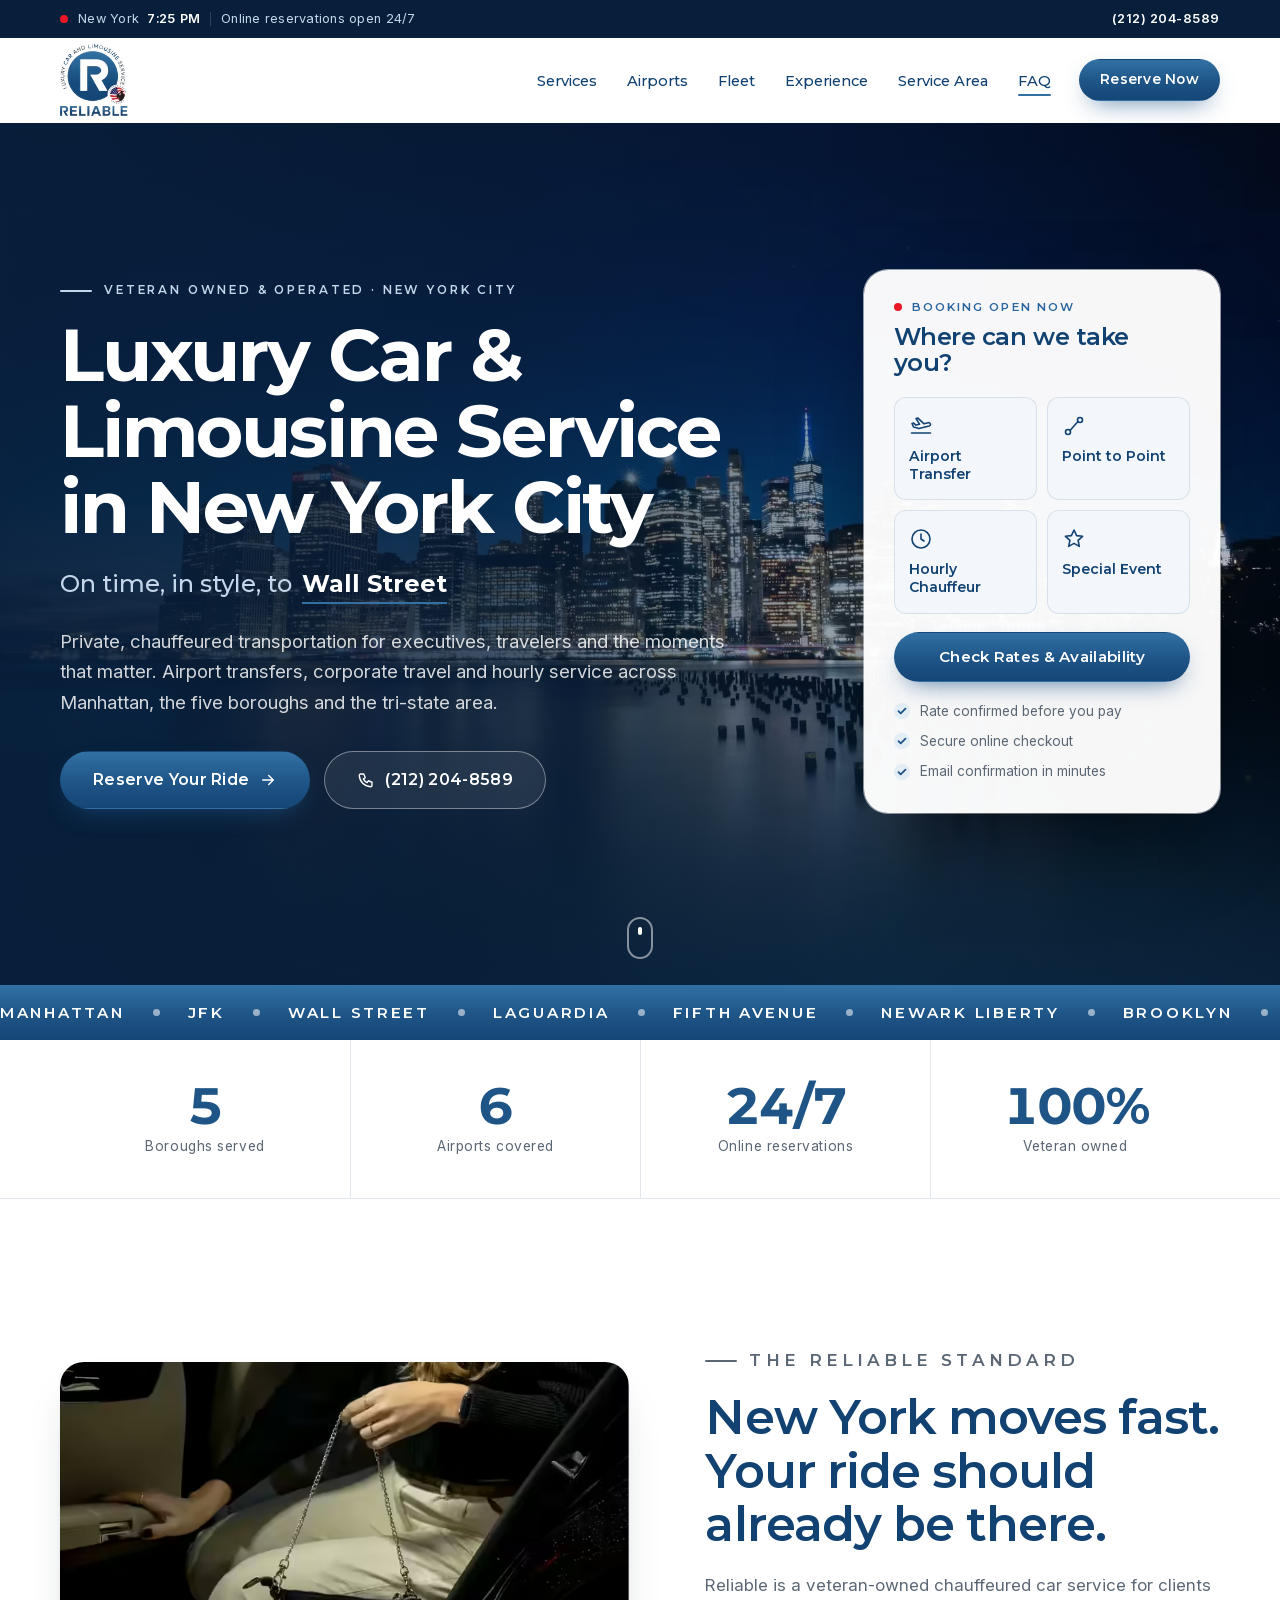
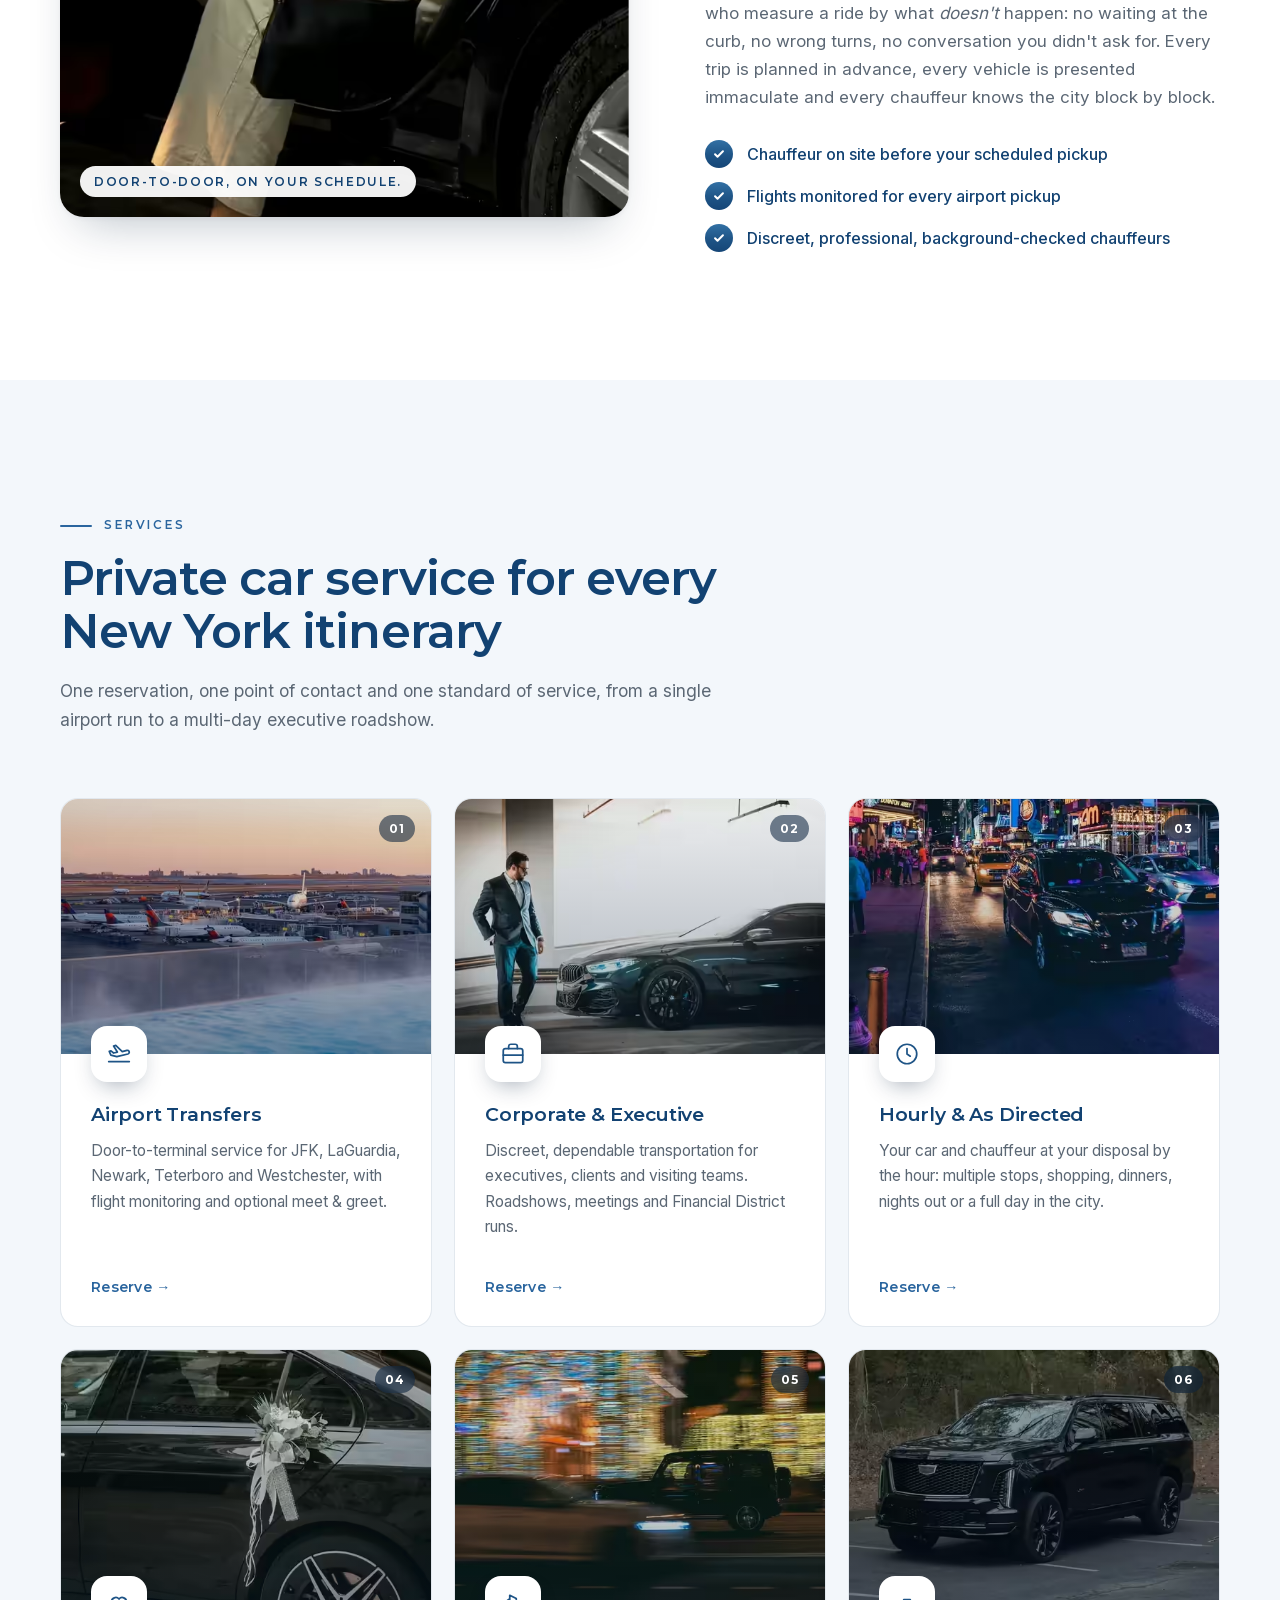
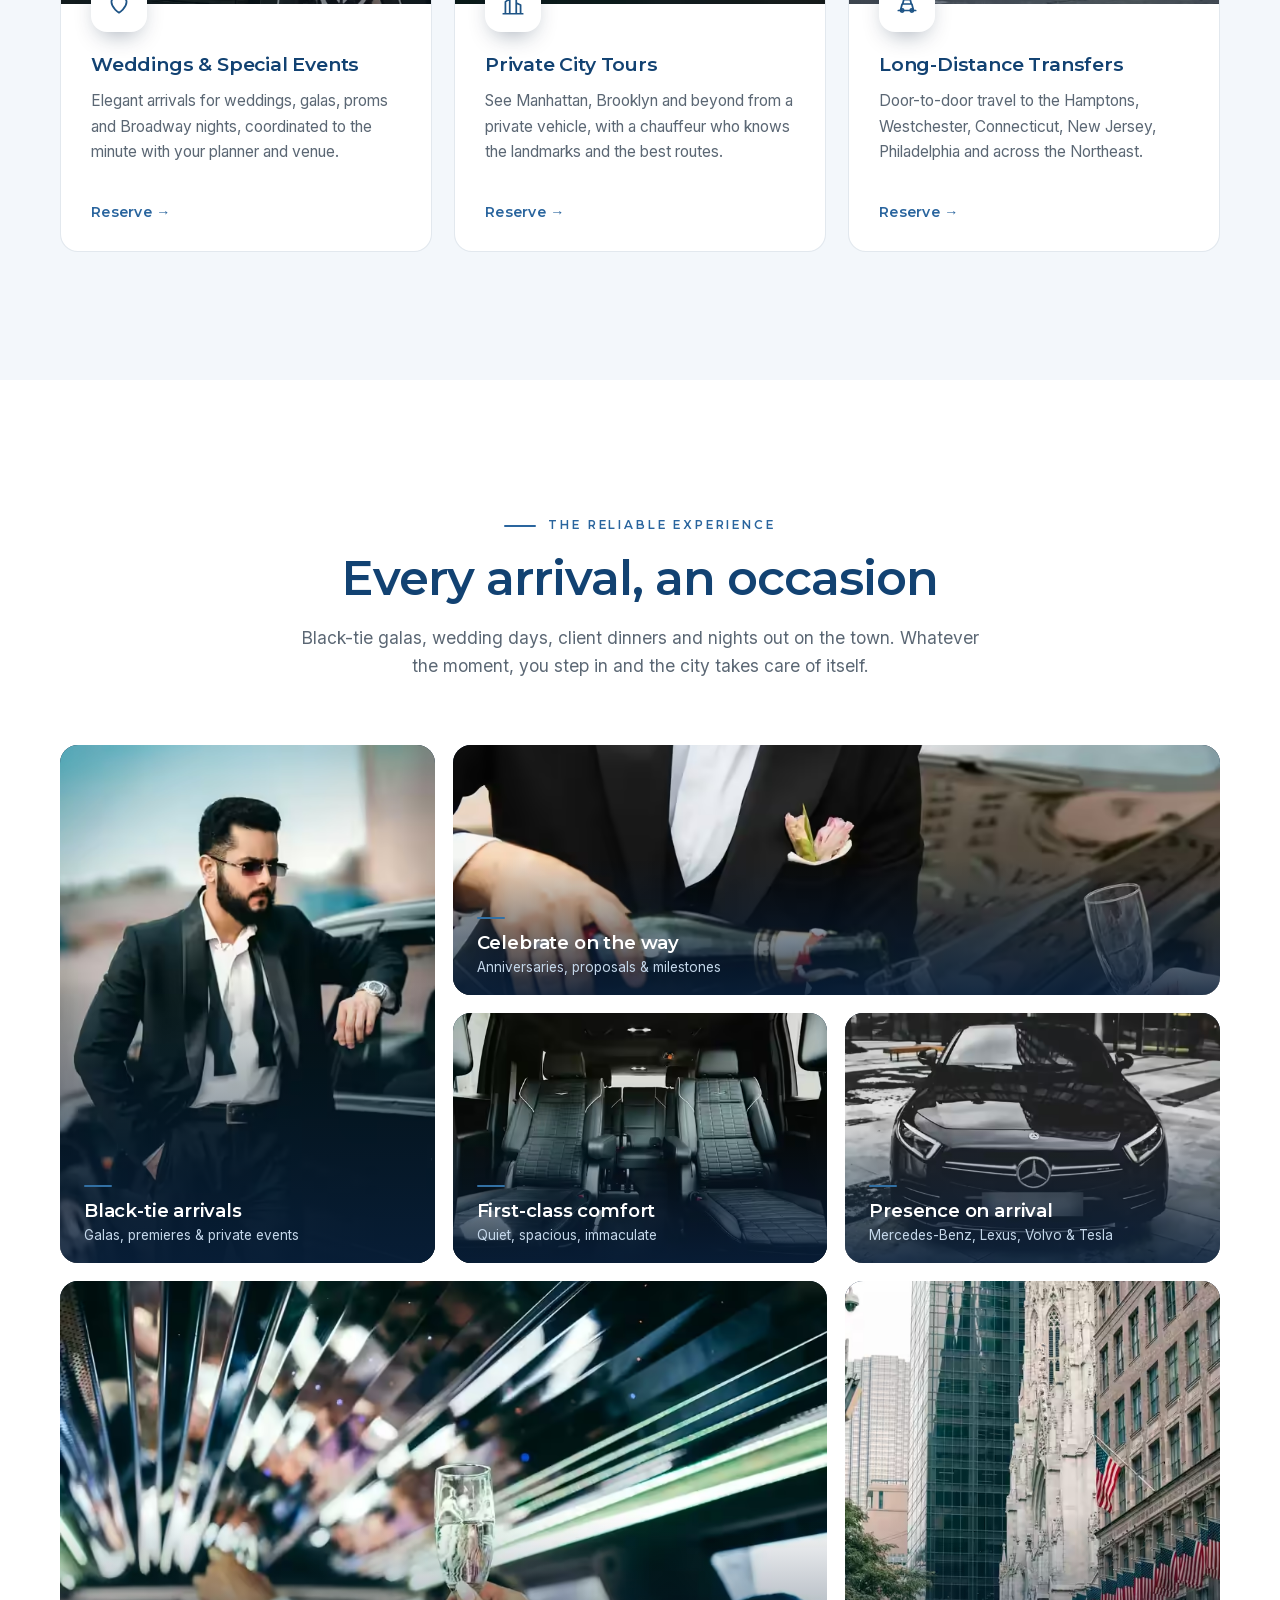
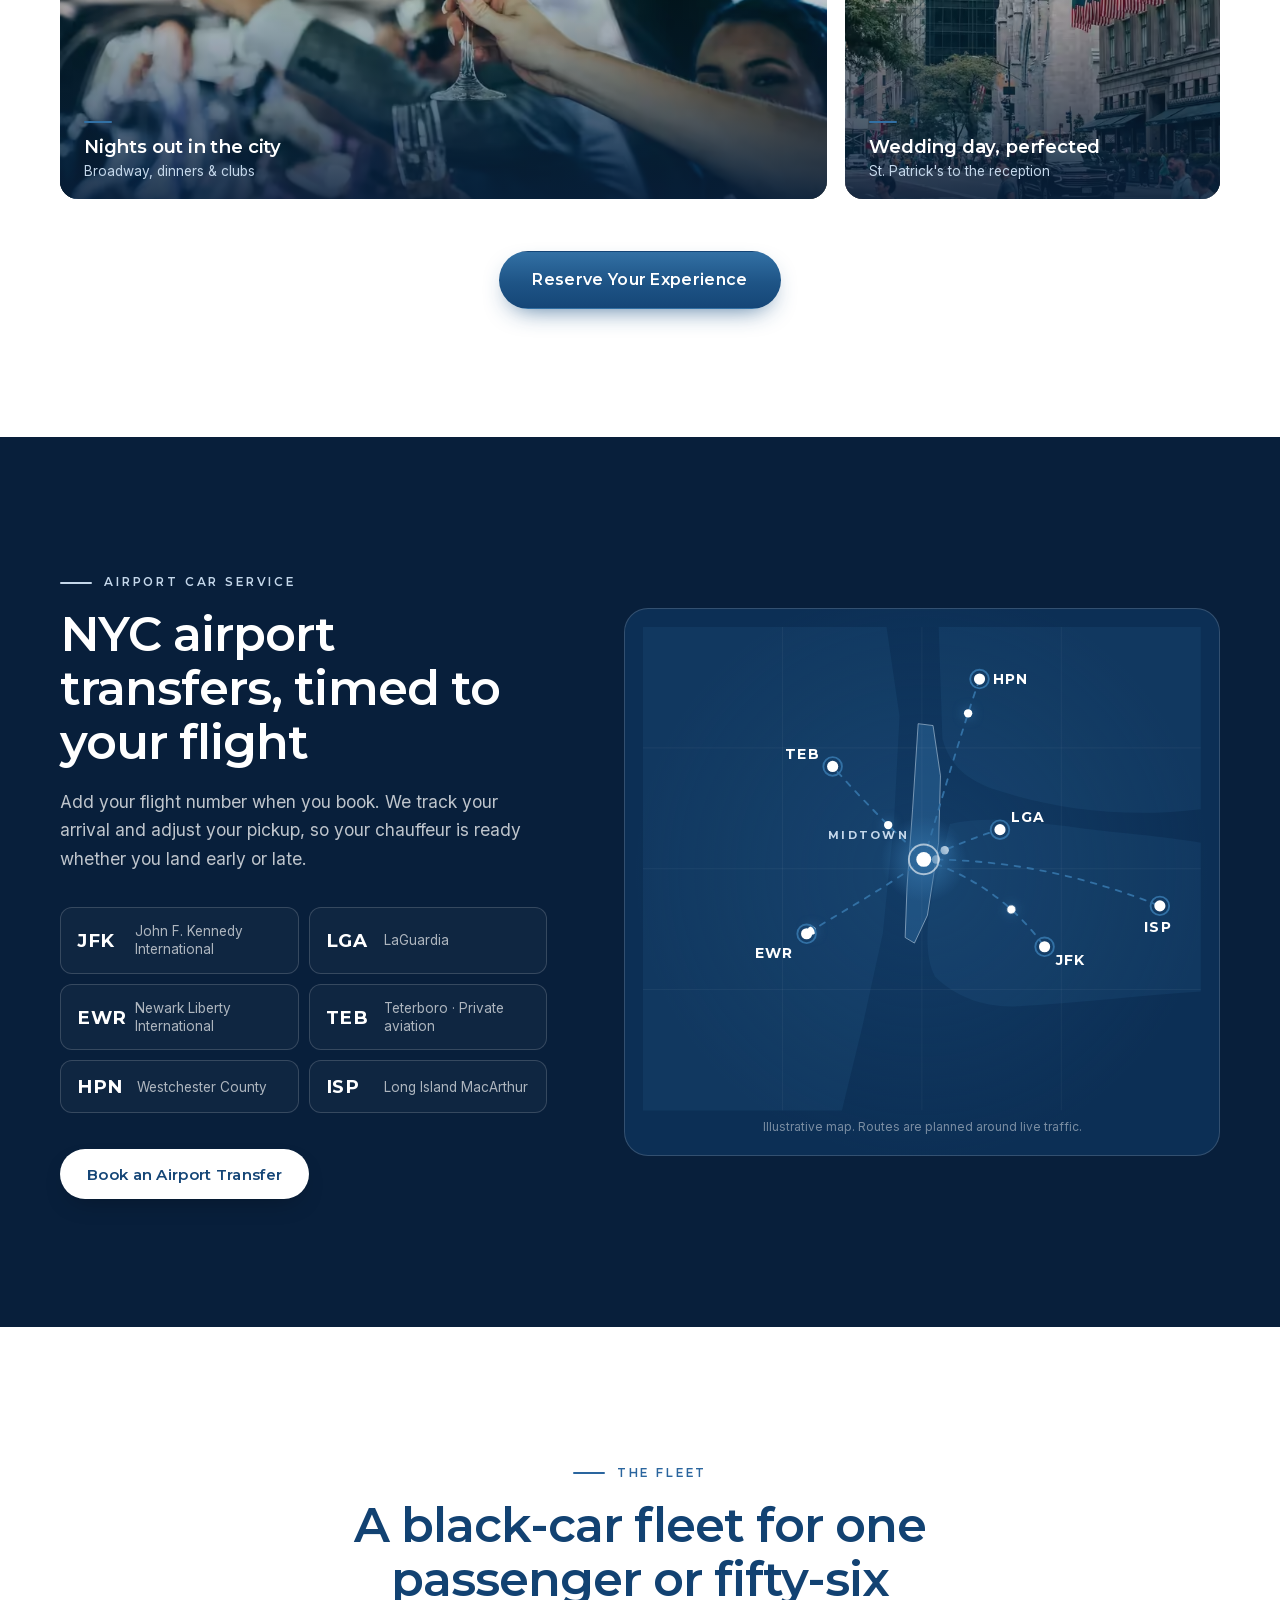
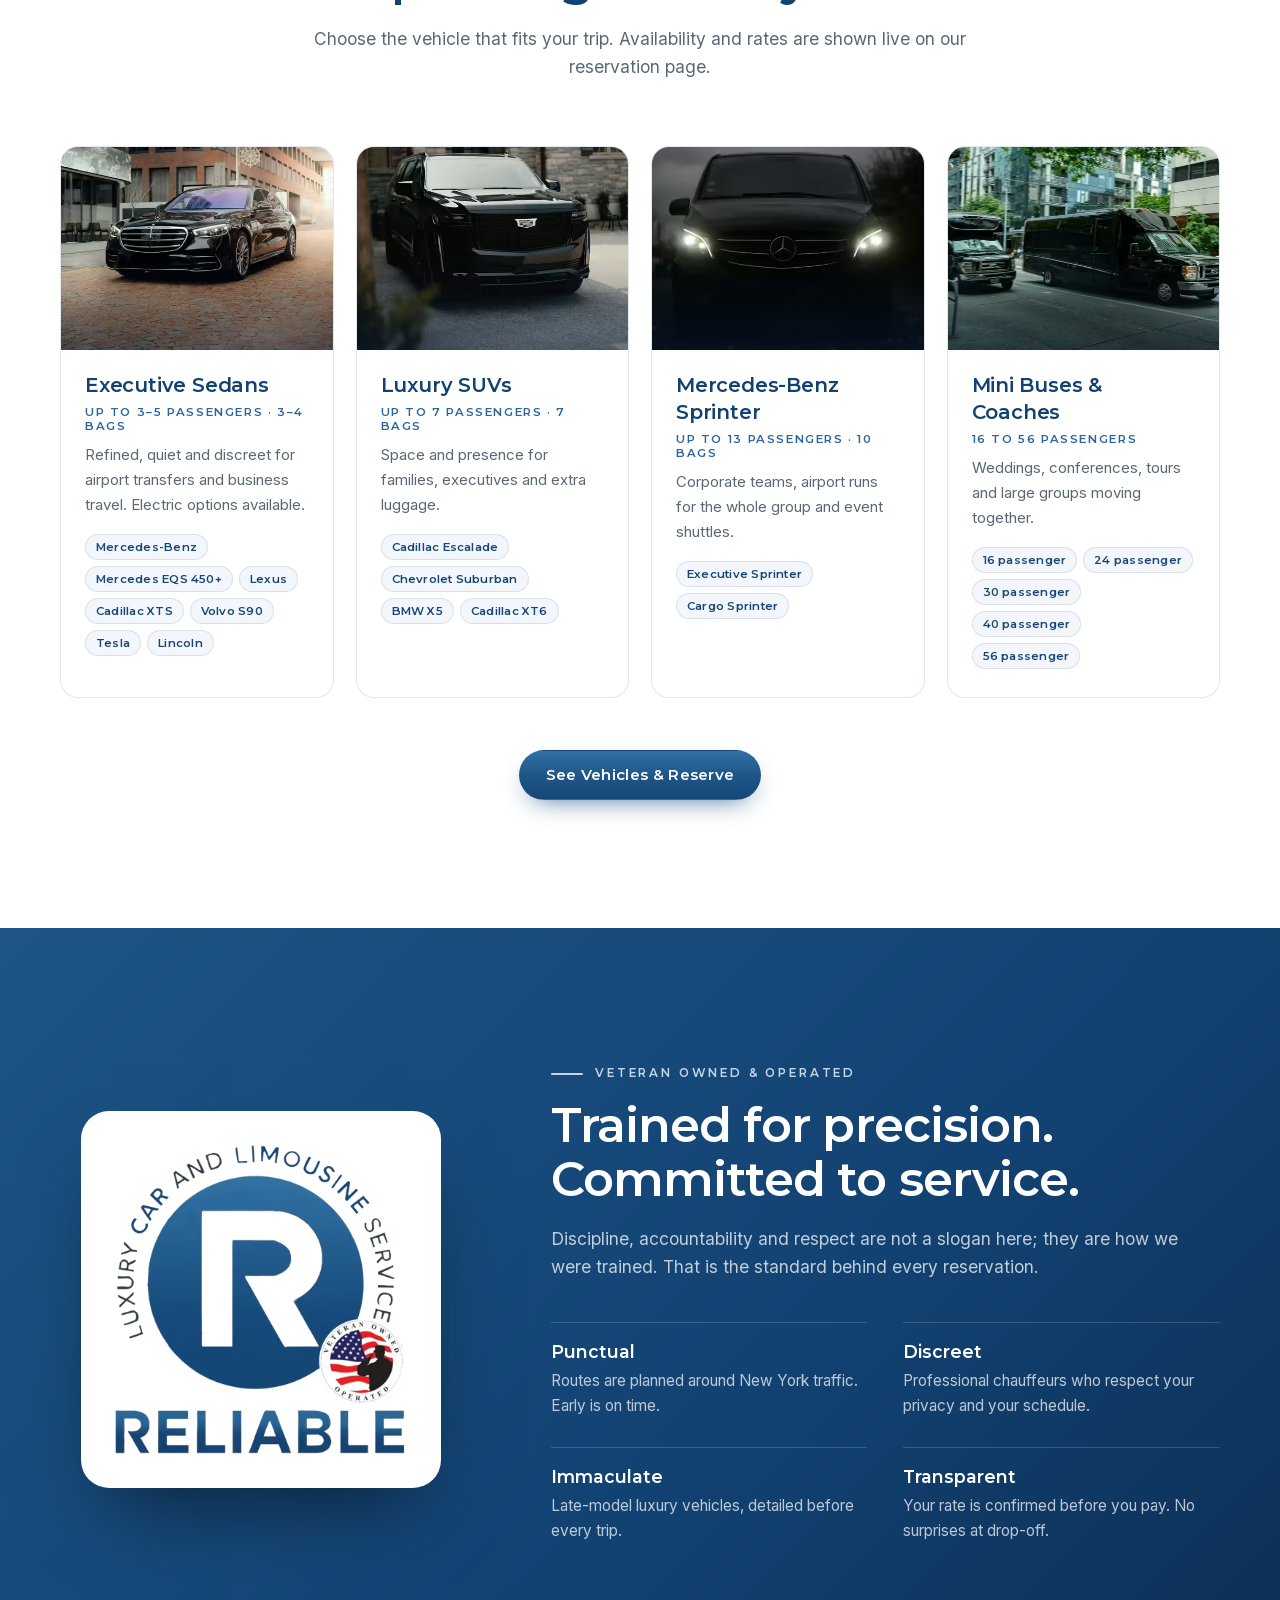
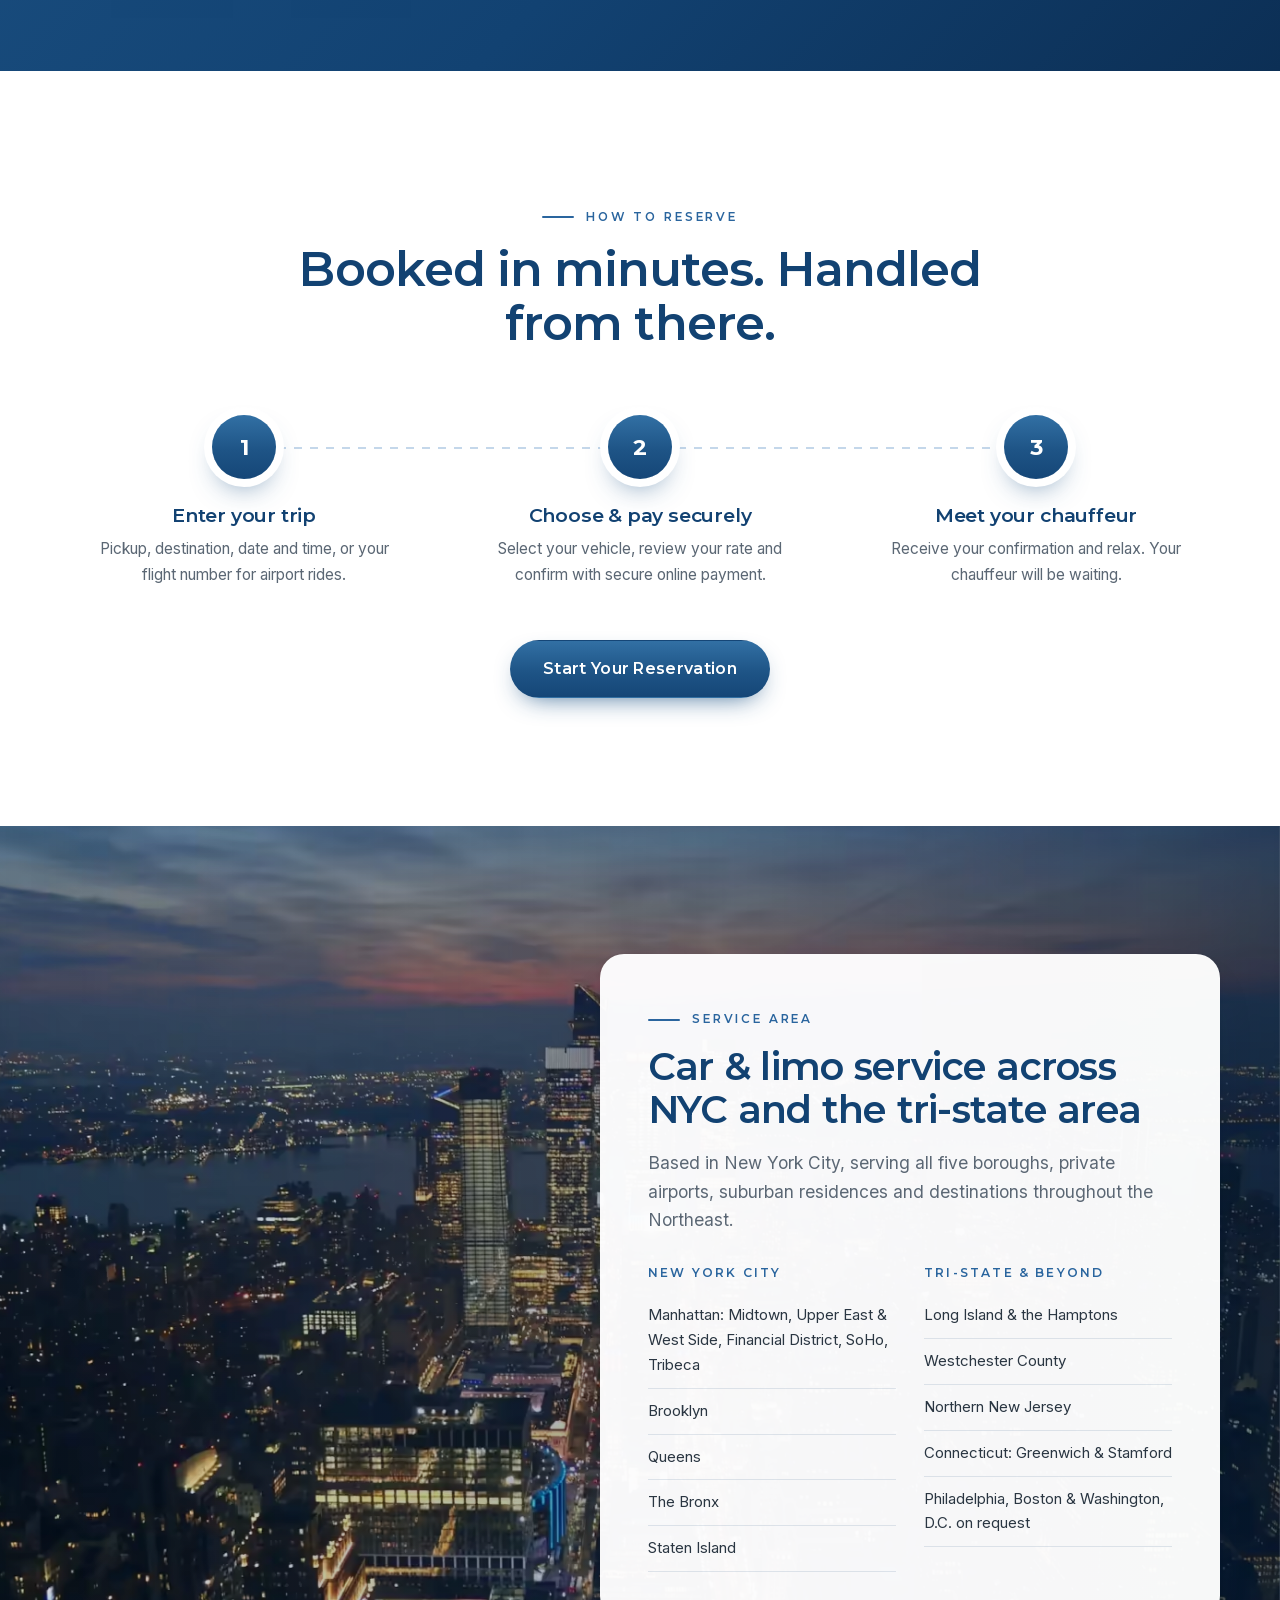
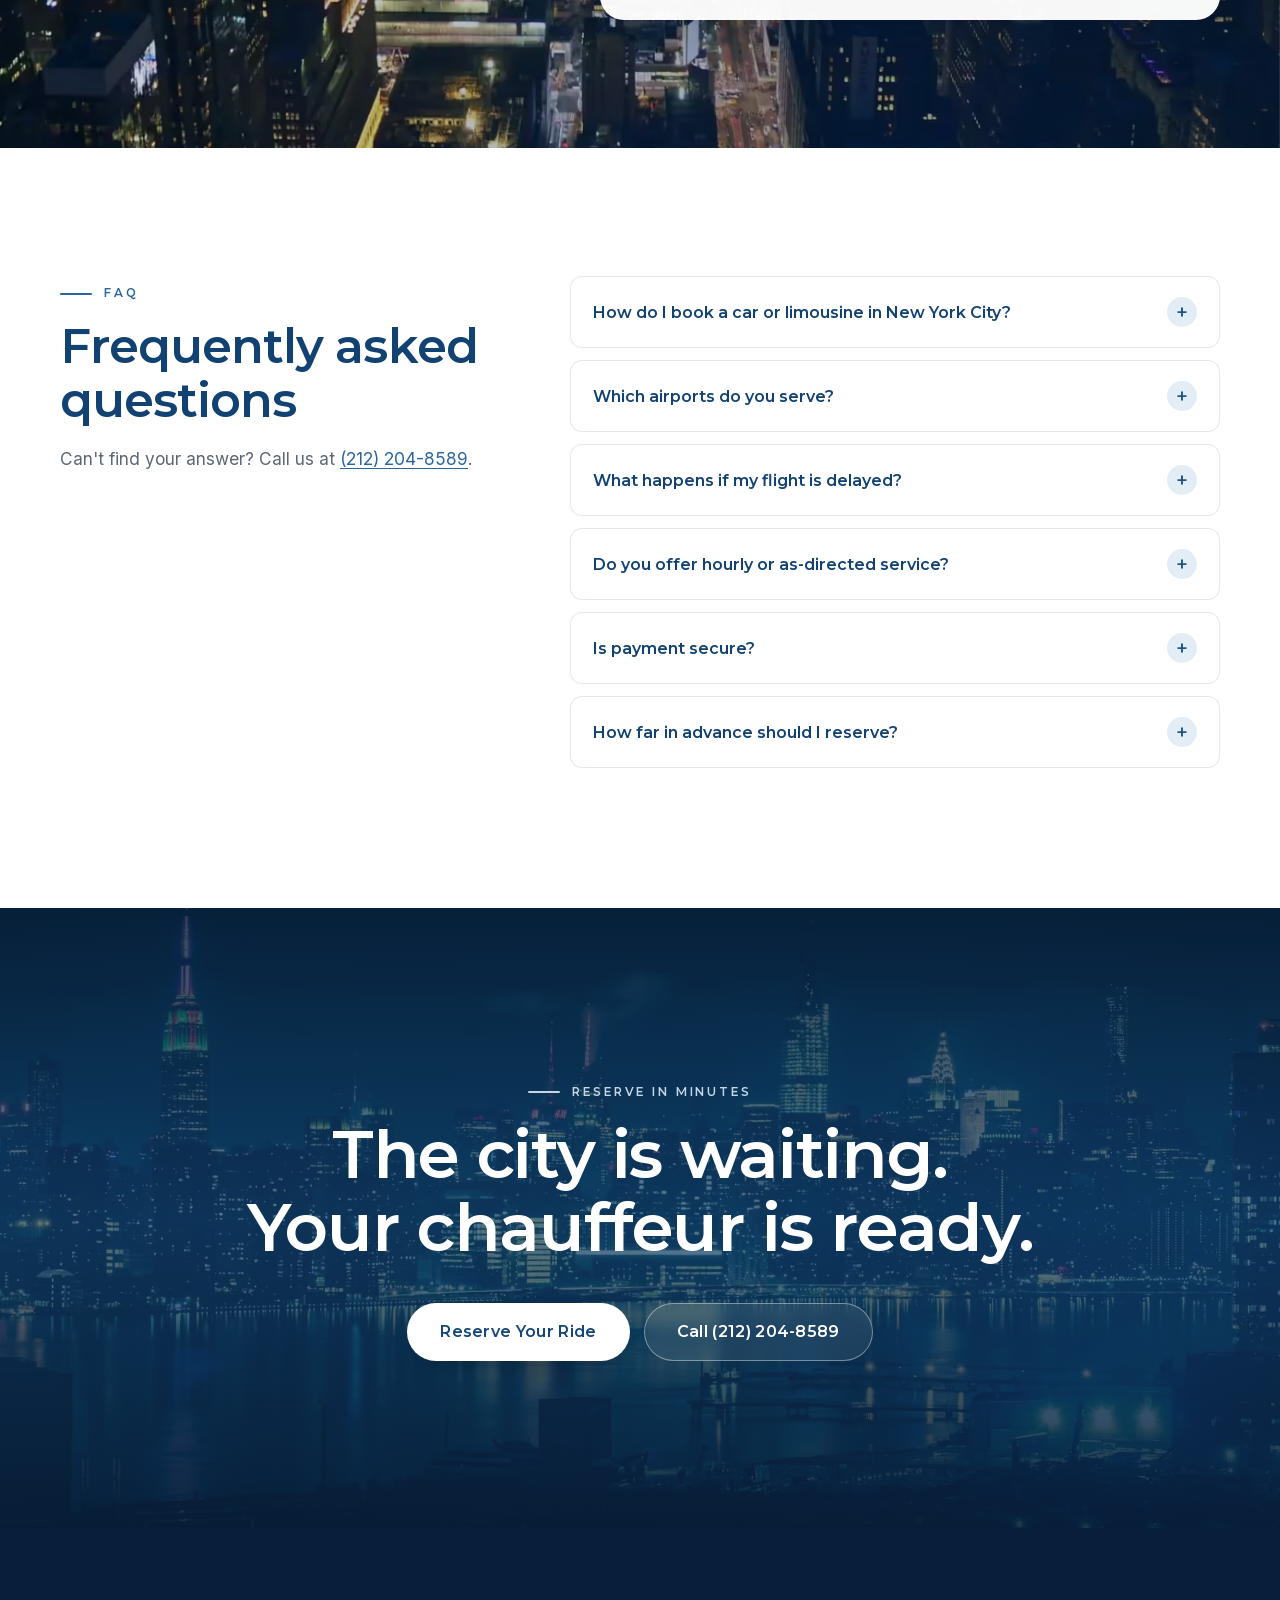
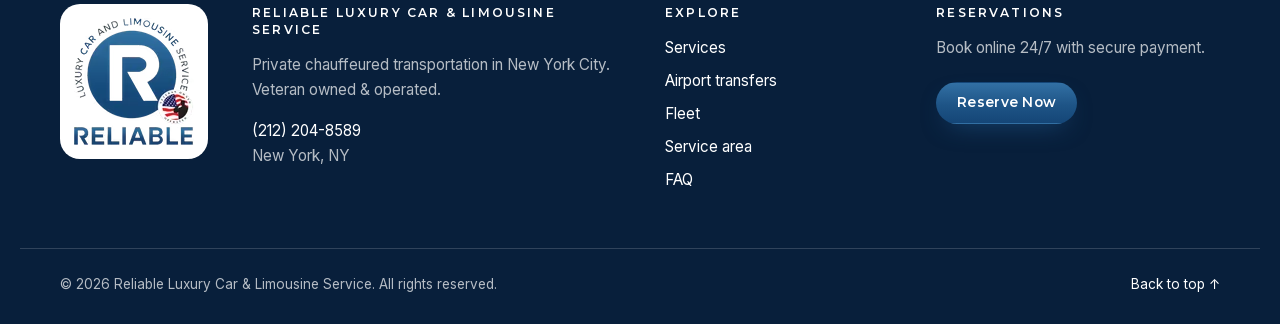
<file: index.html>
<!doctype html>
<html lang="en-US">
<head>
  <meta charset="utf-8">
  <meta name="viewport" content="width=device-width, initial-scale=1, viewport-fit=cover">
  <title>Luxury Car &amp; Limousine Service NYC | Reliable Chauffeured Black Car</title>
  <meta name="description" content="Private chauffeured car and limousine service in New York City. JFK, LaGuardia, Newark and Teterboro transfers, corporate travel, events and hourly service. Veteran owned. Reserve online 24/7.">
  <link rel="canonical" href="https://1reliablelimo.com/">
  <meta name="robots" content="index, follow, max-image-preview:large, max-snippet:-1">
  <meta name="theme-color" content="#124272">
  <meta name="format-detection" content="telephone=no">

  <meta name="geo.region" content="US-NY">
  <meta name="geo.placename" content="New York City">
  <meta name="geo.position" content="40.7580;-73.9855">
  <meta name="ICBM" content="40.7580, -73.9855">

  <meta property="og:type" content="website">
  <meta property="og:site_name" content="Reliable Luxury Car &amp; Limousine Service">
  <meta property="og:title" content="Luxury Car &amp; Limousine Service in New York City | Reliable">
  <meta property="og:description" content="Private chauffeured transportation across NYC: airport transfers, corporate travel, events and hourly service. Veteran owned &amp; operated. Reserve online.">
  <meta property="og:url" content="https://1reliablelimo.com/">
  <meta property="og:image" content="https://1reliablelimo.com/assets/img/og-image.jpg">
  <meta property="og:image:width" content="1200">
  <meta property="og:image:height" content="630">
  <meta property="og:image:alt" content="Reliable Luxury Car and Limousine Service logo over the Manhattan skyline at night">
  <meta property="og:locale" content="en_US">
  <meta name="twitter:card" content="summary_large_image">
  <meta name="twitter:title" content="Luxury Car &amp; Limousine Service in New York City | Reliable">
  <meta name="twitter:description" content="Private chauffeured transportation across NYC. Airport transfers, corporate travel, events and hourly service. Reserve online.">
  <meta name="twitter:image" content="https://1reliablelimo.com/assets/img/og-image.jpg">

  <link rel="icon" href="/favicon.ico" sizes="48x48">
  <link rel="icon" href="/favicon.svg" type="image/svg+xml">
  <link rel="apple-touch-icon" href="/apple-touch-icon.png">
  <link rel="manifest" href="/site.webmanifest">

  <link rel="preload" as="image" type="image/avif" imagesrcset="/assets/img/nyc-skyline-night-640.avif 640w, /assets/img/nyc-skyline-night-720.avif 720w, /assets/img/nyc-skyline-night-960.avif 960w, /assets/img/nyc-skyline-night-1920.avif 1920w" imagesizes="100vw" fetchpriority="high">
  <link rel="preload" href="/assets/fonts/montserrat.woff2" as="font" type="font/woff2" crossorigin>
  <style id="site-css">@font-face{font-family:"Montserrat";font-style:normal;font-weight:400 700;font-display:swap;src:url("/assets/fonts/montserrat.woff2") format("woff2");unicode-range:U+0000-00FF,U+0131,U+0152-0153,U+02BB-02BC,U+02C6,U+02DA,U+02DC,U+0304,U+0308,U+0329,U+2000-206F,U+20AC,U+2122,U+2191,U+2193,U+2212,U+2215,U+FEFF,U+FFFD}@font-face{font-family:"Inter";font-style:normal;font-weight:400 600;font-display:swap;src:url("/assets/fonts/inter.woff2") format("woff2");unicode-range:U+0000-00FF,U+0131,U+0152-0153,U+02BB-02BC,U+02C6,U+02DA,U+02DC,U+0304,U+0308,U+0329,U+2000-206F,U+20AC,U+2122,U+2191,U+2193,U+2212,U+2215,U+FEFF,U+FFFD}@font-face{font-family:"Montserrat Fallback";src:local("Arial");size-adjust:113.4%;ascent-override:85.3%;descent-override:22.1%;line-gap-override:0%}@font-face{font-family:"Inter Fallback";src:local("Arial");size-adjust:107.1%;ascent-override:90.4%;descent-override:22.5%;line-gap-override:0%}:root{--blue-50:#f3f7fb;--blue-100:#e3edf6;--blue-200:#c4d7ea;--blue-400:#3270a4;--blue-500:#2a659e;--blue-600:#1e5486;--blue-700:#154677;--blue-800:#124272;--blue-900:#0c2f55;--blue-950:#081f3b;--white:#ffffff;--charcoal:#2a3642;--muted:#5b6774;--red:#ea1824;--grad:linear-gradient(180deg,var(--blue-400) 0%,var(--blue-600) 55%,var(--blue-700) 100%);--line:rgba(18,66,114,0.12);--line-light:rgba(255,255,255,0.16);--font-head:"Montserrat","Montserrat Fallback","Helvetica Neue",Arial,sans-serif;--font-body:"Inter","Inter Fallback",system-ui,-apple-system,"Segoe UI",Roboto,sans-serif;--radius:18px;--radius-sm:12px;--shadow-sm:0 1px 2px rgba(8,31,59,0.06),0 4px 14px -6px rgba(8,31,59,0.12);--shadow:0 2px 4px rgba(8,31,59,0.04),0 24px 48px -20px rgba(8,31,59,0.28);--ease:cubic-bezier(.22,.8,.24,1);--topbar-h:38px;--header-h:84px;--gutter:clamp(16px,4vw,40px)}*,*::before,*::after{box-sizing:border-box}html{-webkit-text-size-adjust:100%;scroll-behavior:smooth;scroll-padding-top:calc(var(--header-h) + 16px)}body{margin:0;background:var(--white);color:var(--charcoal);font-family:var(--font-body);font-size:1rem;line-height:1.65;-webkit-font-smoothing:antialiased;text-rendering:optimizeLegibility;overflow-x:hidden}img,svg{display:block;max-width:100%}img{height:auto}picture{display:contents}a{color:var(--blue-500);text-underline-offset:3px}a:hover{color:var(--blue-700)}h1,h2,h3{margin:0;font-family:var(--font-head);color:var(--blue-800);letter-spacing:-0.02em}h1{font-weight:700}h2{font-weight:600;font-size:clamp(1.9rem,1.3rem + 2.3vw,3rem);line-height:1.12}h3{font-weight:600;font-size:1.12rem;line-height:1.35;letter-spacing:-0.01em}p{margin:0 0 1rem}p:last-child{margin-bottom:0}.container{width:min(1240px,100%);margin-inline:auto;padding-inline:var(--gutter)}.skip-link{position:absolute;left:16px;top:-60px;z-index:100;padding:10px 16px;border-radius:8px;background:var(--white);color:var(--blue-800);font-weight:600}.skip-link:focus{top:12px}:focus-visible{outline:2px solid var(--blue-400);outline-offset:3px;border-radius:6px}.eyebrow{display:inline-flex;align-items:center;gap:12px;margin:0 0 1rem;font-family:var(--font-head);font-size:0.74rem;font-weight:600;letter-spacing:0.24em;text-transform:uppercase;color:var(--blue-500)}.eyebrow::before{content:"";width:32px;height:2px;border-radius:2px;background:currentColor}.eyebrow-light{color:var(--blue-200)}.live-dot{position:relative;display:inline-block;width:8px;height:8px;border-radius:50%;background:var(--red);flex:none}.live-dot::after{content:"";position:absolute;inset:-4px;border-radius:50%;border:2px solid var(--red);opacity:0;animation:ping 2s var(--ease) infinite}@keyframes ping{0%{transform:scale(.4);opacity:.9}100%{transform:scale(1.6);opacity:0}}.btn{position:relative;overflow:hidden;isolation:isolate;display:inline-flex;align-items:center;justify-content:center;gap:10px;min-height:50px;padding:0 26px;border:1px solid transparent;border-radius:999px;font:600 0.95rem/1 var(--font-head);letter-spacing:0.02em;text-decoration:none;cursor:pointer;white-space:nowrap;transition:transform .3s var(--ease),box-shadow .3s var(--ease),background-color .3s,color .3s,border-color .3s}.btn:hover{transform:translateY(-2px)}.btn:active{transform:translateY(0)}.btn-sm{min-height:42px;padding:0 20px;font-size:0.86rem}.btn-lg{min-height:58px;padding:0 32px;font-size:1rem}.btn-block{width:100%}.btn-primary{background:var(--grad);color:var(--white);box-shadow:0 10px 26px -12px rgba(30,84,134,0.9)}.btn-primary:hover{color:var(--white);box-shadow:0 16px 34px -12px rgba(30,84,134,0.95)}.btn-light{background:var(--white);color:var(--blue-700);box-shadow:0 10px 26px -12px rgba(0,0,0,0.35)}.btn-light:hover{color:var(--blue-800)}.btn-glass{background:rgba(255,255,255,0.08);color:var(--white);border-color:rgba(255,255,255,0.4);-webkit-backdrop-filter:blur(8px);backdrop-filter:blur(8px)}.btn-glass:hover{color:var(--white);background:rgba(255,255,255,0.16);border-color:var(--white)}.btn svg{transition:transform .3s var(--ease)}.btn:hover svg{transform:translateX(3px)}.btn-shine::after{content:"";position:absolute;top:0;bottom:0;left:0;width:40%;z-index:1;pointer-events:none;background:linear-gradient(100deg,transparent,rgba(255,255,255,0.45),transparent);transform:translateX(-150%) skewX(-20deg);animation:shine 4.5s ease-in-out infinite;will-change:transform}@keyframes shine{0%,70%{transform:translateX(-150%) skewX(-20deg)}100%{transform:translateX(330%) skewX(-20deg)}}.topbar{position:relative;z-index:51;height:var(--topbar-h);background:var(--blue-950);color:var(--blue-200);font-size:0.8rem}.topbar-inner{height:100%;display:flex;align-items:center;justify-content:space-between;gap:16px}.topbar-live{display:flex;align-items:center;gap:10px;margin:0;letter-spacing:0.02em}.nyc-clock{color:var(--white);font-weight:600;font-variant-numeric:tabular-nums;margin-left:4px}.topbar-sep{width:1px;height:14px;background:var(--line-light)}.topbar-phone{color:var(--white);text-decoration:none;font-weight:600;letter-spacing:0.04em}.topbar-phone:hover{color:var(--blue-200)}.site-header{position:sticky;top:0;z-index:50;background:rgba(255,255,255,0.96);-webkit-backdrop-filter:saturate(160%) blur(14px);backdrop-filter:saturate(160%) blur(14px);border-bottom:1px solid transparent;transition:box-shadow .3s,border-color .3s}.site-header.is-scrolled{box-shadow:0 10px 30px -18px rgba(8,31,59,0.35);border-bottom-color:var(--line)}.header-inner{height:var(--header-h);display:flex;align-items:center;gap:28px}.brand{display:block;margin-right:auto;flex:none}.brand-logo{height:72px;width:auto;transform-origin:left center;transition:transform .3s var(--ease)}.site-header.is-scrolled .brand-logo{transform:scale(.86)}.nav{display:flex;align-items:center;gap:30px}.nav ul{display:flex;gap:30px;margin:0;padding:0;list-style:none}.nav a{position:relative;color:var(--blue-800);text-decoration:none;font:500 0.92rem var(--font-head)}.nav ul a::after{content:"";position:absolute;left:0;right:0;bottom:-6px;height:2px;border-radius:2px;background:var(--blue-400);transform:scaleX(0);transform-origin:left;transition:transform .3s var(--ease)}.nav ul a:hover::after,.nav ul a.is-active::after{transform:scaleX(1)}.nav-phone{display:none}.header-actions{display:flex;align-items:center;gap:10px}.nav-toggle{display:none;position:relative;width:46px;height:46px;padding:0;border:1px solid var(--line);border-radius:50%;background:var(--white);cursor:pointer}.nav-toggle span{position:absolute;left:13px;right:13px;height:2px;border-radius:2px;background:var(--blue-800);transition:transform .3s var(--ease),opacity .2s,top .3s var(--ease)}.nav-toggle span:nth-child(1){top:15px}.nav-toggle span:nth-child(2){top:21px}.nav-toggle span:nth-child(3){top:27px}.nav-toggle[aria-expanded="true"] span:nth-child(1){top:21px;transform:rotate(45deg)}.nav-toggle[aria-expanded="true"] span:nth-child(2){opacity:0}.nav-toggle[aria-expanded="true"] span:nth-child(3){top:21px;transform:rotate(-45deg)}@media (max-width:1040px){.nav-toggle{display:block}.nav{position:absolute;top:100%;left:0;right:0;flex-direction:column;align-items:stretch;gap:0;padding:8px var(--gutter) 24px;background:var(--white);box-shadow:0 30px 40px -24px rgba(8,31,59,0.35);border-top:1px solid var(--line);clip-path:inset(0 0 100% 0);visibility:hidden;transition:clip-path .4s var(--ease),visibility .4s}.site-header.is-open .nav{clip-path:inset(0 0 0 0);visibility:visible}.nav ul{flex-direction:column;gap:0}.nav ul a{display:block;padding:16px 0;border-bottom:1px solid var(--line);font-size:1.05rem}.nav ul a::after{display:none}.nav-phone{display:block;padding-top:18px;font-weight:600}}.js .reveal{opacity:0;transform:translateY(28px);transition:opacity .9s var(--ease),transform .9s var(--ease);transition-delay:var(--d,0s)}.js .reveal.is-visible{opacity:1;transform:none}.js .reveal-mask{opacity:1;transform:none}.js .reveal-mask img{clip-path:inset(0 0 100% 0);transition:clip-path 1.2s var(--ease),transform 1.6s var(--ease)}.js .reveal-mask.is-visible img{clip-path:inset(0 0 0 0)}.hero-in{animation:heroIn .9s var(--ease) both;animation-delay:var(--d,0s)}@keyframes heroIn{from{transform:translateY(18px)}to{transform:none}}.hero{position:relative;isolation:isolate;overflow:hidden;min-height:calc(100svh - var(--topbar-h));display:flex;align-items:center;padding:clamp(56px,8vw,110px) 0 clamp(96px,10vw,130px);background:var(--blue-950);color:var(--white)}.hero-media{position:absolute;inset:0;z-index:-3;overflow:hidden}.hero-media img{position:absolute;inset:0;width:100%;height:100%;object-fit:cover;object-position:50% 60%;transform-origin:60% 60%;animation:heroFade 21s linear infinite,kenburns 28s ease-in-out infinite alternate}.hero-media picture:nth-child(2) img{opacity:0;animation-delay:-14.2s,-9s}.hero-media picture:nth-child(3) img{opacity:0;animation-delay:-7.2s,-18s}@keyframes heroFade{0%{opacity:1}28%{opacity:1}34%{opacity:0}95%{opacity:0}100%{opacity:1}}@keyframes kenburns{from{transform:scale(1.04)}to{transform:scale(1.16) translate(-1.5%,-1%)}}.hero-overlay{position:absolute;inset:0;z-index:-2;background:linear-gradient(90deg,rgba(8,31,59,0.94) 0%,rgba(8,31,59,0.78) 38%,rgba(12,47,85,0.35) 70%,rgba(12,47,85,0.2) 100%),linear-gradient(0deg,rgba(8,31,59,0.85) 0%,transparent 35%)}.hero-lights{position:absolute;inset:0;z-index:-1;pointer-events:none}.hero-lights span{position:absolute;bottom:-20px;width:4px;height:4px;border-radius:50%;background:var(--white);box-shadow:0 0 12px 4px rgba(50,112,164,0.9);opacity:0;animation:rise 12s linear infinite}.hero-lights span:nth-child(1){left:12%;animation-delay:0s}.hero-lights span:nth-child(2){left:34%;animation-delay:3s;animation-duration:15s}.hero-lights span:nth-child(3){left:58%;animation-delay:6s}.hero-lights span:nth-child(4){left:72%;animation-delay:1.5s;animation-duration:18s}.hero-lights span:nth-child(5){left:86%;animation-delay:8s;animation-duration:14s}.hero-lights span:nth-child(6){left:46%;animation-delay:10s;animation-duration:16s}@keyframes rise{0%{transform:translateY(0);opacity:0}10%{opacity:.8}80%{opacity:.5}100%{transform:translateY(-90vh);opacity:0}}.hero-inner{display:grid;grid-template-columns:minmax(0,1.35fr) minmax(320px,0.65fr);gap:clamp(32px,5vw,72px);align-items:center}.hero h1{color:var(--white);font-size:clamp(2.3rem,1.2rem + 4.2vw,4.6rem);line-height:1.04;letter-spacing:-0.03em;max-width:16ch}.hero-rotator{display:flex;flex-wrap:wrap;align-items:baseline;gap:0 10px;margin:22px 0 0;font:500 clamp(1.1rem,0.95rem + 0.7vw,1.5rem)/1.4 var(--font-head);color:var(--blue-200)}.rotator{position:relative;display:inline-grid;color:var(--white);font-weight:700}.rotator-word{grid-area:1 / 1;justify-self:start;white-space:nowrap;border-bottom:2px solid var(--blue-400);padding-bottom:2px;opacity:0;transform:translateY(70%);transition:opacity .5s var(--ease),transform .6s var(--ease)}.rotator-word.is-active{opacity:1;transform:none}.rotator-word.is-leaving{opacity:0;transform:translateY(-70%)}.hero-lead{max-width:56ch;margin:22px 0 34px;font-size:clamp(1rem,0.95rem + 0.3vw,1.15rem);color:rgba(255,255,255,0.82)}.hero-ctas{display:flex;flex-wrap:wrap;gap:14px}.hero-ctas-center{justify-content:center}.book-card{padding:30px;border-radius:24px;color:var(--charcoal);background:rgba(255,255,255,0.97);box-shadow:0 40px 80px -30px rgba(0,0,0,0.6),0 0 0 1px rgba(255,255,255,0.6)}.book-card-kicker{display:flex;align-items:center;gap:10px;margin-bottom:10px;font:600 0.72rem var(--font-head);letter-spacing:0.18em;text-transform:uppercase;color:var(--blue-500)}.book-card h2{font-size:1.5rem;margin-bottom:20px}.book-options{display:grid;grid-template-columns:1fr 1fr;gap:10px;margin:0 0 18px;padding:0;list-style:none}.book-options a{display:flex;flex-direction:column;gap:10px;padding:16px 14px;height:100%;border:1px solid var(--line);border-radius:var(--radius-sm);background:var(--blue-50);color:var(--blue-800);text-decoration:none;font:600 0.88rem/1.25 var(--font-head);transition:transform .3s var(--ease),background-color .3s,border-color .3s,color .3s,box-shadow .3s}.book-options a:hover{transform:translateY(-3px);background:var(--blue-600);border-color:var(--blue-600);color:var(--white);box-shadow:var(--shadow-sm)}.book-options svg{width:24px;height:24px;fill:none;stroke:currentColor;stroke-width:1.6;stroke-linecap:round;stroke-linejoin:round}.book-assurances{margin:18px 0 0;padding:0;list-style:none;display:grid;gap:8px;font-size:0.85rem;color:var(--muted)}.book-assurances li{display:flex;align-items:center;gap:10px}.book-assurances li::before{content:"";width:16px;height:16px;flex:none;border-radius:50%;background:var(--blue-100) url("data:image/svg+xml,%3Csvg xmlns='http://www.w3.org/2000/svg' viewBox='0 0 16 16'%3E%3Cpath d='m4.5 8.2 2.2 2.2 4.8-4.8' fill='none' stroke='%231e5486' stroke-width='1.8' stroke-linecap='round' stroke-linejoin='round'/%3E%3C/svg%3E") center/16px no-repeat}.scroll-cue{position:absolute;left:50%;bottom:26px;width:26px;height:42px;margin-left:-13px;border:2px solid rgba(255,255,255,0.5);border-radius:14px}.scroll-cue span{position:absolute;left:50%;top:8px;width:4px;height:8px;margin-left:-2px;border-radius:2px;background:var(--white);animation:cue 1.8s var(--ease) infinite}@keyframes cue{0%{transform:translateY(0);opacity:1}100%{transform:translateY(14px);opacity:0}}.marquee{overflow:hidden;background:var(--grad);color:var(--white);padding:18px 0}.marquee-track{display:flex;width:max-content;animation:marquee 48s linear infinite}.marquee:hover .marquee-track{animation-play-state:paused}.marquee ul{display:flex;margin:0;padding:0;list-style:none}.marquee li{display:flex;align-items:center;font:600 0.95rem var(--font-head);letter-spacing:0.18em;text-transform:uppercase;white-space:nowrap}.marquee li::after{content:"";width:7px;height:7px;margin:0 28px;border-radius:50%;background:rgba(255,255,255,0.55)}@keyframes marquee{to{transform:translateX(-50%)}}.stats{border-bottom:1px solid var(--line)}.stats-grid{display:grid;grid-template-columns:repeat(4,1fr)}.stat{display:flex;flex-direction:column;align-items:center;gap:4px;padding:40px 12px;text-align:center}.stat + .stat{border-left:1px solid var(--line)}.stat strong{font:700 clamp(2.2rem,1.6rem + 2vw,3.2rem)/1 var(--font-head);color:var(--blue-600);letter-spacing:-0.03em;font-variant-numeric:tabular-nums}.stat>span{font-size:0.86rem;color:var(--muted);letter-spacing:0.04em}.section{padding:clamp(80px,10vw,136px) 0}.section-snow{background:var(--blue-50)}.section-deep{background:var(--blue-950);color:rgba(255,255,255,0.82)}.section-blue{background:linear-gradient(135deg,var(--blue-600),var(--blue-800) 60%,var(--blue-900));color:rgba(255,255,255,0.85)}.section-deep h2,.section-blue h2{color:var(--white)}.section-head{max-width:760px;margin-bottom:clamp(44px,5vw,64px)}.section-head-center{margin-inline:auto;text-align:center}.section-head-center .eyebrow{justify-content:center}.section-lead{margin-top:18px;font-size:1.08rem;color:var(--muted);max-width:62ch}.section-head-center .section-lead{margin-inline:auto}.section-deep .section-lead,.section-blue .section-lead{color:rgba(255,255,255,0.74)}.section-cta{margin-top:52px}.section-cta-center{text-align:center}.intro-grid{display:grid;grid-template-columns:1.05fr 0.95fr;gap:clamp(40px,6vw,96px);align-items:center}.intro-media{position:relative;margin:0;border-radius:24px;overflow:hidden;box-shadow:var(--shadow)}.intro-media img{width:100%;aspect-ratio:5 / 4;object-fit:cover;object-position:40% 88%;transition:transform 1.6s var(--ease)}.intro-media:hover img{transform:scale(1.04)}.intro-media figcaption{position:absolute;left:20px;bottom:20px;padding:8px 14px;border-radius:999px;background:rgba(255,255,255,0.94);color:var(--blue-800);font:600 0.75rem var(--font-head);letter-spacing:0.14em;text-transform:uppercase}.intro-copy>p{font-size:1.06rem;color:var(--muted);margin-top:20px}.checklist{margin:28px 0 0;padding:0;list-style:none;display:grid;gap:14px}.checklist li{display:flex;align-items:center;gap:14px;font-weight:500;color:var(--blue-800)}.checklist li::before{content:"";width:28px;height:28px;flex:none;border-radius:50%;background:url("data:image/svg+xml,%3Csvg xmlns='http://www.w3.org/2000/svg' viewBox='0 0 16 16'%3E%3Cpath d='m4.5 8.2 2.2 2.2 4.8-4.8' fill='none' stroke='%23fff' stroke-width='1.8' stroke-linecap='round' stroke-linejoin='round'/%3E%3C/svg%3E") center/18px no-repeat,var(--grad)}.card-grid{display:grid;grid-template-columns:repeat(3,1fr);gap:22px}.card{position:relative;overflow:hidden;isolation:isolate;display:flex;flex-direction:column;padding:34px 30px 30px;background:var(--white);border:1px solid var(--line);border-radius:var(--radius);color:var(--charcoal);text-decoration:none;transition:transform .5s var(--ease),box-shadow .5s var(--ease),border-color .5s,color .4s}.card::before{content:"";position:absolute;inset:0;z-index:-1;background:var(--grad);opacity:0;transform:scale(1.1);transition:opacity .5s var(--ease),transform .7s var(--ease)}.card:hover{transform:translateY(-6px);box-shadow:var(--shadow);border-color:transparent;color:rgba(255,255,255,0.86)}.card:hover::before{opacity:1;transform:none}.card-media{position:relative;display:block;margin:-34px -30px 0;aspect-ratio:16 / 11;overflow:hidden;background:var(--blue-950)}.card-media::after{content:"";position:absolute;inset:0;background:linear-gradient(180deg,rgba(8,31,59,0.05),rgba(8,31,59,0.35))}.card-media img{width:100%;height:100%;object-fit:cover;transition:transform 1.2s var(--ease)}.card:hover .card-media img{transform:scale(1.08)}.card-num{position:absolute;top:16px;right:16px;z-index:1;padding:6px 10px;border-radius:999px;background:rgba(8,31,59,0.55);-webkit-backdrop-filter:blur(6px);backdrop-filter:blur(6px);font:700 0.75rem var(--font-head);letter-spacing:0.1em;color:var(--white)}.card-icon{position:relative;z-index:1;width:56px;height:56px;margin:-28px 0 20px;border-radius:16px;display:grid;place-items:center;background:var(--white);color:var(--blue-600);box-shadow:0 10px 24px -10px rgba(8,31,59,0.45);transition:background-color .4s,color .4s}.card-icon svg{width:26px;height:26px;fill:none;stroke:currentColor;stroke-width:1.6;stroke-linecap:round;stroke-linejoin:round}.card h3{margin-bottom:10px;font-size:1.2rem;transition:color .4s}.card p{color:var(--muted);font-size:0.97rem;transition:color .4s}.card-link{margin-top:auto;padding-top:22px;font:600 0.88rem var(--font-head);color:var(--blue-500);letter-spacing:0.02em;transition:color .4s}.card-link span{display:inline-block;transition:transform .4s var(--ease)}.card:hover h3,.card:hover .card-link{color:var(--white)}.card:hover p{color:rgba(255,255,255,0.82)}.card:hover .card-icon{background:var(--white);color:var(--blue-600)}.card:hover .card-link span{transform:translateX(6px)}.airports-grid{display:grid;grid-template-columns:0.9fr 1.1fr;gap:clamp(40px,6vw,88px);align-items:center}.airport-list{display:grid;grid-template-columns:1fr 1fr;gap:10px;margin:34px 0 36px;padding:0;list-style:none}.airport-list li{display:flex;align-items:center;gap:14px;padding:14px 16px;border:1px solid var(--line-light);border-radius:var(--radius-sm);background:rgba(255,255,255,0.03);transition:background-color .3s,border-color .3s,transform .3s var(--ease)}.airport-list li:hover{background:rgba(50,112,164,0.18);border-color:rgba(50,112,164,0.6);transform:translateX(4px)}.airport-list strong{font:700 1.15rem var(--font-head);color:var(--white);letter-spacing:0.04em;min-width:44px}.airport-list span{font-size:0.85rem;color:rgba(255,255,255,0.66);line-height:1.35}.route-map{margin:0;padding:18px;border-radius:24px;background:radial-gradient(circle at 50% 48%,rgba(30,84,134,0.35),transparent 70%),var(--blue-900);border:1px solid var(--line-light)}.route-map svg{width:100%;height:auto}.route-map figcaption{margin-top:6px;text-align:center;font-size:0.75rem;color:rgba(255,255,255,0.45)}.map-land path{fill:rgba(50,112,164,0.14)}.map-land .map-manhattan{fill:rgba(50,112,164,0.45);stroke:rgba(196,215,234,0.6);stroke-width:1}.map-grid path{stroke:rgba(255,255,255,0.05);stroke-width:1;fill:none}.map-routes path{fill:none;stroke:var(--blue-400);stroke-width:2;stroke-linecap:round;stroke-dasharray:6 8;animation:dash 1.6s linear infinite}@keyframes dash{to{stroke-dashoffset:-28}}.map-cars circle{fill:var(--white);filter:drop-shadow(0 0 6px rgba(50,112,164,1))}.map-nodes circle{fill:var(--white)}.map-nodes .pulse{fill:none;stroke:var(--blue-400);stroke-width:2;transform-box:fill-box;transform-origin:center;animation:nodePulse 2.6s var(--ease) infinite}.map-nodes g:nth-child(2) .pulse{animation-delay:.4s}.map-nodes g:nth-child(3) .pulse{animation-delay:.8s}.map-nodes g:nth-child(4) .pulse{animation-delay:1.2s}.map-nodes g:nth-child(5) .pulse{animation-delay:1.6s}.map-nodes g:nth-child(6) .pulse{animation-delay:2s}@keyframes nodePulse{0%{transform:scale(.6);opacity:1}100%{transform:scale(2.4);opacity:0}}.map-nodes text,.map-hub text{font:700 15px var(--font-head);fill:var(--white);letter-spacing:0.08em}.map-hub text{font-size:12px;fill:var(--blue-200);letter-spacing:0.2em}.map-hub circle:not(:first-child){fill:var(--white)}.map-hub .hub-ring{fill:none !important;stroke:var(--white);stroke-width:2;opacity:.6;transform-box:fill-box;transform-origin:center;animation:nodePulse 2s var(--ease) infinite}.fleet-grid{display:grid;grid-template-columns:repeat(4,1fr);gap:22px}.vehicle{padding:0 0 28px;background:var(--white);border-radius:var(--radius);border:1px solid var(--line);overflow:hidden;transition:transform .5s var(--ease),box-shadow .5s var(--ease)}.vehicle:hover{transform:translateY(-6px);box-shadow:var(--shadow)}.vehicle-media{position:relative;margin-bottom:22px;overflow:hidden;aspect-ratio:4 / 3;background:var(--blue-950)}.vehicle-media::after{content:"";position:absolute;inset:0;background:linear-gradient(180deg,transparent 55%,rgba(8,31,59,0.45))}.vehicle-media img{width:100%;height:100%;object-fit:cover;transition:transform 1.2s var(--ease)}.vehicle:hover .vehicle-media img{transform:scale(1.08)}.vehicle h3,.vehicle p{padding-inline:24px}.vehicle h3{font-size:1.25rem}.vehicle-meta{margin:6px 0 10px;font:600 0.72rem var(--font-head);letter-spacing:0.14em;text-transform:uppercase;color:var(--blue-500)}.vehicle p:last-child{color:var(--muted);font-size:0.94rem}.bento{display:grid;grid-template-columns:repeat(3,1fr);grid-auto-rows:250px;gap:18px;grid-template-areas:"a b b" "a c d" "f f e" "f f e"}.bento-item:nth-child(1){grid-area:a}.bento-item:nth-child(2){grid-area:b}.bento-item:nth-child(3){grid-area:c}.bento-item:nth-child(4){grid-area:d}.bento-item:nth-child(5){grid-area:e}.bento-item:nth-child(6){grid-area:f}.bento-item{position:relative;margin:0;overflow:hidden;border-radius:var(--radius);background:var(--blue-950);isolation:isolate}.bento-item img{position:absolute;inset:0;width:100%;height:100%;object-fit:cover;transition:transform 1.4s var(--ease)}.bento-item::after{content:"";position:absolute;inset:0;background:linear-gradient(180deg,transparent 45%,rgba(8,31,59,0.88));transition:opacity .5s}.bento-item:hover img{transform:scale(1.07)}.bento-item figcaption{position:absolute;left:0;right:0;bottom:0;z-index:1;display:flex;flex-direction:column;gap:2px;padding:22px 24px;color:var(--white);transform:translateY(6px);transition:transform .5s var(--ease)}.bento-item:hover figcaption{transform:none}.bento-item figcaption strong{font:600 1.15rem var(--font-head);letter-spacing:-0.01em}.bento-item figcaption span{font-size:0.85rem;color:var(--blue-200)}.bento-item figcaption::before{content:"";width:28px;height:2px;margin-bottom:10px;border-radius:2px;background:var(--blue-400);transition:width .5s var(--ease)}.bento-item:hover figcaption::before{width:56px}.why-grid{display:grid;grid-template-columns:0.75fr 1.25fr;gap:clamp(40px,7vw,110px);align-items:center}.why-logo{justify-self:center;width:min(360px,100%);padding:34px;border-radius:28px;background:var(--white);box-shadow:0 40px 80px -30px rgba(0,0,0,0.55);animation:float 7s ease-in-out infinite}.why-logo img{width:100%;height:auto}@keyframes float{0%,100%{transform:translateY(0)}50%{transform:translateY(-12px)}}.pillars{display:grid;grid-template-columns:1fr 1fr;gap:28px 36px;margin:40px 0 0}.pillar{padding-top:18px;border-top:1px solid var(--line-light)}.pillar dt{font:600 1.1rem var(--font-head);color:var(--white);margin-bottom:6px}.pillar dd{margin:0;font-size:0.96rem;color:rgba(255,255,255,0.72)}.step-list{position:relative;display:grid;grid-template-columns:repeat(3,1fr);gap:28px;margin:0;padding:0;list-style:none}.step-list::before{content:"";position:absolute;top:32px;left:16%;right:16%;height:2px;background:repeating-linear-gradient(90deg,var(--blue-200) 0 8px,transparent 8px 16px)}.step{position:relative;text-align:center;padding:0 12px}.step-num{position:relative;display:grid;place-items:center;width:64px;height:64px;margin:0 auto 24px;border-radius:50%;background:var(--grad);color:var(--white);font:700 1.4rem var(--font-head);box-shadow:0 0 0 8px var(--white),0 14px 30px -10px rgba(30,84,134,0.8)}.step h3{margin-bottom:8px;font-size:1.2rem}.step p{color:var(--muted);font-size:0.97rem;max-width:30ch;margin-inline:auto}.areas{position:relative;isolation:isolate;overflow:hidden;padding:clamp(80px,10vw,140px) 0}.areas-media{position:absolute;inset:0;z-index:-2}.areas-media img{width:100%;height:120%;object-fit:cover;will-change:transform}.areas::before{content:"";position:absolute;inset:0;z-index:-1;background:linear-gradient(90deg,rgba(8,31,59,0.15),rgba(8,31,59,0.55))}.areas-inner{display:flex;justify-content:flex-end}.areas-panel{width:min(620px,100%);padding:clamp(28px,4vw,48px);border-radius:24px;background:rgba(255,255,255,0.97);box-shadow:var(--shadow)}.areas-panel h2{font-size:clamp(1.7rem,1.2rem + 1.6vw,2.4rem)}.area-columns{display:grid;grid-template-columns:1fr 1fr;gap:28px;margin-top:30px}.area-columns h3{margin-bottom:12px;font-size:0.76rem;letter-spacing:0.18em;text-transform:uppercase;color:var(--blue-500)}.area-columns ul{margin:0;padding:0;list-style:none}.area-columns li{padding:10px 0;border-bottom:1px solid var(--line);font-size:0.94rem}.faq-grid{display:grid;grid-template-columns:0.8fr 1.2fr;gap:clamp(40px,6vw,96px);align-items:start}.faq-list details{border:1px solid var(--line);border-radius:var(--radius-sm);margin-bottom:12px;background:var(--white);transition:border-color .3s,box-shadow .3s,background-color .3s}.faq-list details[open]{border-color:var(--blue-200);box-shadow:var(--shadow-sm);background:var(--blue-50)}.faq-list summary{display:flex;justify-content:space-between;align-items:center;gap:24px;padding:20px 22px;cursor:pointer;list-style:none;font:600 1rem var(--font-head);color:var(--blue-800)}.faq-list summary::-webkit-details-marker{display:none}.faq-list summary::after{content:"+";flex:none;display:grid;place-items:center;width:30px;height:30px;border-radius:50%;background:var(--blue-100);color:var(--blue-600);font:500 1.25rem/1 var(--font-head);transition:transform .4s var(--ease),background-color .3s,color .3s}.faq-list details[open] summary::after{transform:rotate(45deg);background:var(--blue-600);color:var(--white)}.faq-list details p{padding:0 22px 22px;color:var(--muted)}.final-cta{position:relative;isolation:isolate;overflow:hidden;padding:clamp(100px,13vw,180px) 0;text-align:center;color:var(--white)}.final-media{position:absolute;inset:0;z-index:-2}.final-media img{width:100%;height:100%;object-fit:cover;animation:kenburns 30s ease-in-out infinite alternate}.final-cta::before{content:"";position:absolute;inset:0;z-index:-1;background:linear-gradient(180deg,rgba(8,31,59,0.82),rgba(18,66,114,0.7) 50%,rgba(8,31,59,0.9))}.final-inner .eyebrow{justify-content:center}.final-inner h2{color:var(--white);font-size:clamp(2.2rem,1.4rem + 3.6vw,4.2rem);line-height:1.08;margin-bottom:40px}.site-footer{background:var(--blue-950);color:rgba(255,255,255,0.7);padding:76px 0 28px;font-size:0.95rem}.site-footer a{color:var(--white);text-decoration:none}.site-footer a:hover{color:var(--blue-200)}.site-footer .btn-primary:hover{color:var(--white)}.footer-grid{display:grid;grid-template-columns:auto 1.3fr 0.8fr 1fr;gap:44px;align-items:start}.footer-brand{padding:14px;border-radius:20px;background:var(--white)}.footer-brand img{width:120px;height:auto}.footer-title{margin-bottom:14px;font:600 0.76rem/1.4 var(--font-head);letter-spacing:0.18em;text-transform:uppercase;color:var(--white)}.site-footer ul{margin:0;padding:0;list-style:none;display:grid;gap:8px}.site-footer .btn{margin-top:6px}.footer-bottom{display:flex;justify-content:space-between;flex-wrap:wrap;gap:12px;margin-top:56px;padding-top:24px;border-top:1px solid var(--line-light);font-size:0.85rem}.footer-bottom p{margin:0}.mobile-bar{display:none}@media (max-width:1040px){.hero-inner{grid-template-columns:1fr}.book-card{max-width:560px}.intro-grid,.airports-grid,.why-grid,.faq-grid{grid-template-columns:1fr}.card-grid,.fleet-grid{grid-template-columns:repeat(2,1fr)}.bento{grid-auto-rows:210px}.footer-grid{grid-template-columns:auto 1fr}.why-logo{width:min(280px,80%)}.scroll-cue{display:none}}@media (max-width:720px){:root{--header-h:72px;--topbar-h:34px}body{padding-bottom:76px}.topbar-hide-sm,.topbar-sep{display:none}.brand-logo{height:56px}.hero{min-height:auto;padding-bottom:72px}.hero-overlay{background:linear-gradient(180deg,rgba(8,31,59,0.7) 0%,rgba(8,31,59,0.85) 60%,rgba(8,31,59,0.95) 100%)}.hero-ctas .btn{flex:1 1 100%}.book-card{padding:24px 20px}.stats-grid{grid-template-columns:1fr 1fr}.stat{padding:28px 8px}.stat:nth-child(3){border-left:0}.stat:nth-child(n+3){border-top:1px solid var(--line)}.card-grid,.fleet-grid,.pillars,.area-columns,.airport-list,.footer-grid{grid-template-columns:1fr}.bento{grid-template-columns:1fr 1fr;grid-auto-rows:180px;gap:12px;grid-template-areas:"a b" "a c" "d e" "f e" "f f" "f f"}.bento-item figcaption{padding:14px 16px}.bento-item figcaption strong{font-size:0.98rem}.bento-item figcaption span{display:none}.step-list{grid-template-columns:1fr;gap:40px}.step-list::before{display:none}.areas-inner{justify-content:center}.marquee li{font-size:0.82rem}.footer-brand{justify-self:start}.mobile-bar{position:fixed;left:0;right:0;bottom:0;z-index:40;display:grid;grid-template-columns:54px 1fr;gap:10px;padding:10px 16px calc(10px + env(safe-area-inset-bottom));background:rgba(255,255,255,0.97);-webkit-backdrop-filter:blur(12px);backdrop-filter:blur(12px);box-shadow:0 -10px 30px -16px rgba(8,31,59,0.4);transform:translateY(110%);transition:transform .4s var(--ease)}.mobile-bar.is-visible{transform:none}.mobile-bar a{position:relative;overflow:hidden;display:inline-flex;align-items:center;justify-content:center;min-height:54px;border-radius:999px;font:600 1rem var(--font-head);text-decoration:none}.mobile-bar-call{color:var(--blue-600);border:1.5px solid var(--blue-200)}.mobile-bar-book{color:var(--white);background:var(--grad);box-shadow:0 10px 22px -12px rgba(30,84,134,0.9)}}@media (max-width:720px){.hero-media img{animation:heroFade 21s linear infinite;transform:none}.final-media img{animation:none}.hero-lights{display:none}.site-header,.mobile-bar,.btn-glass,.card-num{-webkit-backdrop-filter:none;backdrop-filter:none}.site-header{background:var(--white)}.why-logo{animation:none}}@media (prefers-reduced-motion:reduce){html{scroll-behavior:auto}*,*::before,*::after{animation:none !important;transition-duration:.01ms !important;transition-delay:0s !important}.js .reveal,.js .reveal-mask,.js .reveal-mask img{opacity:1;transform:none;clip-path:none}.hero-in{animation:none}.hero-media picture:not(:first-child){display:none}.map-cars{display:none}}.vehicle .vehicle-desc{color:var(--muted);font-size:0.94rem}.vehicle-models{display:flex;flex-wrap:wrap;gap:6px;margin:14px 0 0;padding:0 24px;list-style:none}.vehicle-models li{padding:5px 10px;border-radius:999px;background:var(--blue-50);border:1px solid var(--line);font:600 0.72rem var(--font-head);color:var(--blue-700);letter-spacing:0.02em}.anim-paused,.anim-paused *,.anim-paused::before,.anim-paused::after,.anim-paused *::before,.anim-paused *::after{animation-play-state:paused !important}</style>
  <script>document.documentElement.classList.add('js');</script>

  <script type="application/ld+json">
  {
    "@context": "https://schema.org",
    "@graph": [
      {
        "@type": "LocalBusiness",
        "@id": "https://1reliablelimo.com/#business",
        "name": "Reliable Luxury Car & Limousine Service",
        "alternateName": ["Reliable Limo", "1 Reliable Limo", "Reliable Luxury Car and Limousine Services"],
        "description": "Veteran-owned private chauffeured car and limousine service in New York City offering airport transfers, corporate and executive transportation, weddings and special events, hourly as-directed service and city tours.",
        "url": "https://1reliablelimo.com/",
        "telephone": "+1-212-204-8589",
        "image": "https://1reliablelimo.com/assets/img/og-image.jpg",
        "logo": "https://1reliablelimo.com/assets/img/logo-720.png",
        "priceRange": "$$$",
        "currenciesAccepted": "USD",
        "paymentAccepted": "Credit Card",
        "address": {
          "@type": "PostalAddress",
          "addressLocality": "New York",
          "addressRegion": "NY",
          "addressCountry": "US"
        },
        "geo": { "@type": "GeoCoordinates", "latitude": 40.7580, "longitude": -73.9855 },
        "openingHoursSpecification": {
          "@type": "OpeningHoursSpecification",
          "dayOfWeek": ["Monday","Tuesday","Wednesday","Thursday","Friday","Saturday","Sunday"],
          "opens": "00:00",
          "closes": "23:59"
        },
        "areaServed": [
          { "@type": "City", "name": "New York City" },
          { "@type": "Place", "name": "Manhattan" },
          { "@type": "Place", "name": "Brooklyn" },
          { "@type": "Place", "name": "Queens" },
          { "@type": "Place", "name": "The Bronx" },
          { "@type": "Place", "name": "Staten Island" },
          { "@type": "Place", "name": "Long Island" },
          { "@type": "Place", "name": "Westchester County" },
          { "@type": "Place", "name": "Northern New Jersey" },
          { "@type": "Airport", "name": "John F. Kennedy International Airport", "iataCode": "JFK" },
          { "@type": "Airport", "name": "LaGuardia Airport", "iataCode": "LGA" },
          { "@type": "Airport", "name": "Newark Liberty International Airport", "iataCode": "EWR" },
          { "@type": "Airport", "name": "Teterboro Airport", "iataCode": "TEB" },
          { "@type": "Airport", "name": "Westchester County Airport", "iataCode": "HPN" }
        ],
        "knowsAbout": ["Airport transfers", "Corporate car service", "Chauffeured limousine service", "Wedding transportation", "Black car service"],
        "hasOfferCatalog": {
          "@type": "OfferCatalog",
          "name": "Chauffeured Transportation Services",
          "itemListElement": [
            { "@type": "Offer", "itemOffered": { "@type": "Service", "name": "NYC Airport Transfers", "serviceType": "Airport car service" } },
            { "@type": "Offer", "itemOffered": { "@type": "Service", "name": "Corporate & Executive Car Service", "serviceType": "Corporate transportation" } },
            { "@type": "Offer", "itemOffered": { "@type": "Service", "name": "Hourly As-Directed Chauffeur", "serviceType": "Hourly chauffeur service" } },
            { "@type": "Offer", "itemOffered": { "@type": "Service", "name": "Wedding & Special Event Limousine", "serviceType": "Event transportation" } },
            { "@type": "Offer", "itemOffered": { "@type": "Service", "name": "Private NYC City Tours", "serviceType": "Sightseeing tours" } },
            { "@type": "Offer", "itemOffered": { "@type": "Service", "name": "Long-Distance & Intercity Transfers", "serviceType": "Long-distance car service" } }
          ]
        },
        "potentialAction": {
          "@type": "ReserveAction",
          "target": {
            "@type": "EntryPoint",
            "urlTemplate": "https://book.mylimobiz.com/v4/vztravelcorp",
            "inLanguage": "en-US",
            "actionPlatform": ["http://schema.org/DesktopWebPlatform", "http://schema.org/MobileWebPlatform"]
          },
          "result": { "@type": "Reservation", "name": "Chauffeured ride reservation" }
        }
      },
      {
        "@type": "WebSite",
        "@id": "https://1reliablelimo.com/#website",
        "url": "https://1reliablelimo.com/",
        "name": "Reliable Luxury Car & Limousine Service",
        "publisher": { "@id": "https://1reliablelimo.com/#business" },
        "inLanguage": "en-US"
      },
      {
        "@type": "WebPage",
        "@id": "https://1reliablelimo.com/#webpage",
        "url": "https://1reliablelimo.com/",
        "name": "Luxury Car & Limousine Service NYC | Reliable Chauffeured Black Car",
        "isPartOf": { "@id": "https://1reliablelimo.com/#website" },
        "about": { "@id": "https://1reliablelimo.com/#business" },
        "primaryImageOfPage": "https://1reliablelimo.com/assets/img/og-image.jpg",
        "inLanguage": "en-US"
      },
      {
        "@type": "FAQPage",
        "@id": "https://1reliablelimo.com/#faq",
        "mainEntity": [
          { "@type": "Question", "name": "How do I book a car or limousine in New York City?",
            "acceptedAnswer": { "@type": "Answer", "text": "Reserve online through our secure booking page at any hour: choose your service, pickup and drop-off, select a vehicle and confirm with payment. You receive a confirmation by email. You can also call (212) 204-8589." } },
          { "@type": "Question", "name": "Which airports do you serve?",
            "acceptedAnswer": { "@type": "Answer", "text": "We provide chauffeured transfers to and from JFK, LaGuardia (LGA), Newark Liberty (EWR), Teterboro (TEB) for private aviation, and Westchester County Airport (HPN), as well as other regional airports on request." } },
          { "@type": "Question", "name": "What happens if my flight is delayed?",
            "acceptedAnswer": { "@type": "Answer", "text": "Include your airline and flight number when booking. We monitor your flight and adjust the pickup time to your actual arrival so your chauffeur is waiting when you land." } },
          { "@type": "Question", "name": "Do you offer hourly or as-directed service?",
            "acceptedAnswer": { "@type": "Answer", "text": "Yes. Book a car and chauffeur by the hour for meetings, roadshows, shopping, nights out or multi-stop itineraries anywhere in the New York metropolitan area." } },
          { "@type": "Question", "name": "Is payment secure?",
            "acceptedAnswer": { "@type": "Answer", "text": "Yes. Reservations and payments are processed through our encrypted online booking platform. Your rate is shown before you confirm." } },
          { "@type": "Question", "name": "How far in advance should I reserve?",
            "acceptedAnswer": { "@type": "Answer", "text": "We recommend reserving as early as possible, especially for weddings, holidays and peak travel dates. For same-day or last-minute requests, call us and we will do our best to accommodate you." } }
        ]
      }
    ]
  }
  </script>
</head>
<body>
  <a class="skip-link" href="#main">Skip to content</a>

  <!-- Live top bar -->
  <div class="topbar">
    <div class="container topbar-inner">
      <p class="topbar-live">
        <span class="live-dot" aria-hidden="true"></span>
        <span>New York <time class="nyc-clock" data-nyc-clock>&nbsp;</time></span>
        <span class="topbar-sep" aria-hidden="true"></span>
        <span class="topbar-hide-sm">Online reservations open 24/7</span>
      </p>
      <a class="topbar-phone" href="tel:+12122048589">(212) 204-8589</a>
    </div>
  </div>

  <header class="site-header" id="top">
    <div class="container header-inner">
      <a class="brand" href="/" aria-label="Reliable Luxury Car and Limousine Service, home">
        <picture>
          <source type="image/avif" srcset="/assets/img/logo-w120.avif 120w, /assets/img/logo-w240.avif 240w" sizes="(max-width: 720px) 53px, 68px">
          <source type="image/webp" srcset="/assets/img/logo-80.webp 76w, /assets/img/logo-w120.webp 120w, /assets/img/logo-w240.webp 240w" sizes="(max-width: 720px) 53px, 68px">
          <img class="brand-logo" src="/assets/img/logo-80.png" srcset="/assets/img/logo-80.png 1x, /assets/img/logo-160.png 2x" width="76" height="80" alt="Reliable Luxury Car and Limousine Service">
        </picture>
      </a>

      <nav class="nav" id="site-nav" aria-label="Main">
        <ul>
          <li><a href="#services">Services</a></li>
          <li><a href="#airports">Airports</a></li>
          <li><a href="#fleet">Fleet</a></li>
          <li><a href="#experience">Experience</a></li>
          <li><a href="#areas">Service Area</a></li>
          <li><a href="#faq">FAQ</a></li>
        </ul>
        <a class="nav-phone" href="tel:+12122048589">Call (212) 204-8589</a>
      </nav>

      <div class="header-actions">
        <a class="btn btn-primary btn-sm btn-shine" href="https://book.mylimobiz.com/v4/vztravelcorp" target="_blank" rel="noopener" data-book>Reserve Now</a>
        <button class="nav-toggle" type="button" aria-expanded="false" aria-controls="site-nav" aria-label="Open menu">
          <span></span><span></span><span></span>
        </button>
      </div>
    </div>
  </header>

  <main id="main">
    <!-- HERO -->
    <section class="hero" aria-labelledby="hero-title">
      <div class="hero-media" aria-hidden="true">
        <picture><source type="image/avif" srcset="/assets/img/nyc-skyline-night-640.avif 640w, /assets/img/nyc-skyline-night-720.avif 720w, /assets/img/nyc-skyline-night-960.avif 960w, /assets/img/nyc-skyline-night-1920.avif 1920w" sizes="100vw"><img class="hero-slide" src="/assets/img/nyc-skyline-night-1920.webp" srcset="/assets/img/nyc-skyline-night-640.webp 640w, /assets/img/nyc-skyline-night-720.webp 720w, /assets/img/nyc-skyline-night-960.webp 960w, /assets/img/nyc-skyline-night-1920.webp 1920w" sizes="100vw" width="1920" height="1280" alt="" fetchpriority="high" decoding="async"></picture>
        <picture><source type="image/avif" data-srcset="/assets/img/hero-sedan-night-640.avif 640w, /assets/img/hero-sedan-night-720.avif 720w, /assets/img/hero-sedan-night-900.avif 900w, /assets/img/hero-sedan-night-1800.avif 1800w" sizes="100vw"><img class="hero-slide" src="[data-uri]" data-src="/assets/img/hero-sedan-night-1800.webp" data-srcset="/assets/img/hero-sedan-night-640.webp 640w, /assets/img/hero-sedan-night-720.webp 720w, /assets/img/hero-sedan-night-900.webp 900w, /assets/img/hero-sedan-night-1800.webp 1800w" sizes="100vw" width="1800" height="1013" alt="" fetchpriority="low" decoding="async"></picture>
        <picture><source type="image/avif" data-srcset="/assets/img/hero-sedan-doors-640.avif 640w, /assets/img/hero-sedan-doors-720.avif 720w, /assets/img/hero-sedan-doors-900.avif 900w, /assets/img/hero-sedan-doors-1800.avif 1800w" sizes="100vw"><img class="hero-slide" src="[data-uri]" data-src="/assets/img/hero-sedan-doors-1800.webp" data-srcset="/assets/img/hero-sedan-doors-640.webp 640w, /assets/img/hero-sedan-doors-720.webp 720w, /assets/img/hero-sedan-doors-900.webp 900w, /assets/img/hero-sedan-doors-1800.webp 1800w" sizes="100vw" width="1800" height="1013" alt="" fetchpriority="low" decoding="async"></picture>
      </div>
      <div class="hero-overlay" aria-hidden="true"></div>
      <div class="hero-lights" aria-hidden="true"><span></span><span></span><span></span><span></span><span></span><span></span></div>

      <div class="container hero-inner">
        <div class="hero-copy">
          <p class="eyebrow eyebrow-light hero-in">Veteran Owned &amp; Operated &middot; New York City</p>
          <h1 id="hero-title" class=" hero-in" style="--d:.08s">Luxury Car &amp; Limousine Service in New York City</h1>
          <p class="hero-rotator hero-in" style="--d:.16s">
            <span class="rotator-lead">On time, in style, to</span>
            <span class="rotator" data-rotator aria-live="off">
              <span class="rotator-word is-active">JFK Terminal 4</span>
              <span class="rotator-word">Wall Street</span>
              <span class="rotator-word">Fifth Avenue</span>
              <span class="rotator-word">Madison Square Garden</span>
              <span class="rotator-word">the Hamptons</span>
              <span class="rotator-word">Lincoln Center</span>
              <span class="rotator-word">Teterboro</span>
            </span>
          </p>
          <p class="hero-lead hero-in" style="--d:.24s">Private, chauffeured transportation for executives, travelers and the moments that matter. Airport transfers, corporate travel and hourly service across Manhattan, the five boroughs and the tri-state area.</p>
          <div class="hero-ctas hero-in" style="--d:.32s">
            <a class="btn btn-primary btn-lg btn-shine" href="https://book.mylimobiz.com/v4/vztravelcorp" target="_blank" rel="noopener" data-book>
              Reserve Your Ride
              <svg viewBox="0 0 24 24" width="18" height="18" aria-hidden="true"><path d="M5 12h14M13 6l6 6-6 6" fill="none" stroke="currentColor" stroke-width="2" stroke-linecap="round" stroke-linejoin="round"/></svg>
            </a>
            <a class="btn btn-glass btn-lg" href="tel:+12122048589">
              <svg viewBox="0 0 24 24" width="18" height="18" aria-hidden="true"><path d="M5 4h4l2 5-2.5 1.5a11 11 0 0 0 5 5L15 13l5 2v4a2 2 0 0 1-2 2A16 16 0 0 1 3 6a2 2 0 0 1 2-2" fill="none" stroke="currentColor" stroke-width="1.8" stroke-linejoin="round"/></svg>
              (212) 204-8589
            </a>
          </div>
        </div>

        <aside class="book-card hero-in" style="--d:.4s" aria-labelledby="book-card-title">
          <p class="book-card-kicker"><span class="live-dot" aria-hidden="true"></span> Booking open now</p>
          <h2 id="book-card-title">Where can we take you?</h2>
          <ul class="book-options">
            <li><a href="https://book.mylimobiz.com/v4/vztravelcorp" target="_blank" rel="noopener" data-book>
              <svg viewBox="0 0 24 24" aria-hidden="true"><path d="M2.5 19h19M10 14.5 4.5 13 3 9.5l1.6-.4 2.4 2 3.5-.9L7 4.6l2-.5 6 5.7 4.3-1.1a1.7 1.7 0 0 1 .9 3.3z"/></svg>
              <span>Airport Transfer</span></a></li>
            <li><a href="https://book.mylimobiz.com/v4/vztravelcorp" target="_blank" rel="noopener" data-book>
              <svg viewBox="0 0 24 24" aria-hidden="true"><circle cx="6" cy="18" r="2.5"/><circle cx="18" cy="6" r="2.5"/><path d="M8 16.5 16 7.5"/></svg>
              <span>Point to Point</span></a></li>
            <li><a href="https://book.mylimobiz.com/v4/vztravelcorp" target="_blank" rel="noopener" data-book>
              <svg viewBox="0 0 24 24" aria-hidden="true"><circle cx="12" cy="12" r="9"/><path d="M12 7v5l3 2"/></svg>
              <span>Hourly Chauffeur</span></a></li>
            <li><a href="https://book.mylimobiz.com/v4/vztravelcorp" target="_blank" rel="noopener" data-book>
              <svg viewBox="0 0 24 24" aria-hidden="true"><path d="m12 3 2.6 5.6 6 .7-4.5 4.1 1.2 6L12 16.4 6.7 19.4l1.2-6L3.4 9.3l6-.7z"/></svg>
              <span>Special Event</span></a></li>
          </ul>
          <a class="btn btn-primary btn-block btn-shine" href="https://book.mylimobiz.com/v4/vztravelcorp" target="_blank" rel="noopener" data-book>Check Rates &amp; Availability</a>
          <ul class="book-assurances">
            <li>Rate confirmed before you pay</li>
            <li>Secure online checkout</li>
            <li>Email confirmation in minutes</li>
          </ul>
        </aside>
      </div>

      <a class="scroll-cue" href="#marquee" aria-label="Scroll to content"><span></span></a>
    </section>

    <!-- MARQUEE -->
    <div class="marquee" id="marquee" aria-label="Destinations we serve">
      <div class="marquee-track">
        <ul>
          <li>Manhattan</li><li>JFK</li><li>Wall Street</li><li>LaGuardia</li><li>Fifth Avenue</li><li>Newark Liberty</li><li>Brooklyn</li><li>Teterboro</li><li>Hudson Yards</li><li>The Hamptons</li><li>Times Square</li><li>Westchester</li><li>Lincoln Center</li><li>Greenwich</li>
        </ul>
        <ul aria-hidden="true">
          <li>Manhattan</li><li>JFK</li><li>Wall Street</li><li>LaGuardia</li><li>Fifth Avenue</li><li>Newark Liberty</li><li>Brooklyn</li><li>Teterboro</li><li>Hudson Yards</li><li>The Hamptons</li><li>Times Square</li><li>Westchester</li><li>Lincoln Center</li><li>Greenwich</li>
        </ul>
      </div>
    </div>

    <!-- STATS -->
    <section class="stats" aria-label="At a glance">
      <div class="container stats-grid">
        <div class="stat reveal"><strong><span data-count="5">5</span></strong><span>Boroughs served</span></div>
        <div class="stat reveal" style="--d:.08s"><strong><span data-count="6">6</span></strong><span>Airports covered</span></div>
        <div class="stat reveal" style="--d:.16s"><strong><span data-count="24">24</span>/7</strong><span>Online reservations</span></div>
        <div class="stat reveal" style="--d:.24s"><strong><span data-count="100">100</span>%</strong><span>Veteran owned</span></div>
      </div>
    </section>

    <!-- INTRO -->
    <section class="intro section" aria-labelledby="intro-title">
      <div class="container intro-grid">
        <figure class="intro-media reveal reveal-mask">
          <picture><source type="image/avif" srcset="/assets/img/chauffeur-opening-door-600.avif 600w, /assets/img/chauffeur-opening-door-720.avif 720w, /assets/img/chauffeur-opening-door-1100.avif 1100w" sizes="(max-width: 1040px) calc(100vw - 32px), 50vw"><img src="/assets/img/chauffeur-opening-door-1100.webp" srcset="/assets/img/chauffeur-opening-door-600.webp 600w, /assets/img/chauffeur-opening-door-720.webp 720w, /assets/img/chauffeur-opening-door-1100.webp 1100w" sizes="(max-width: 1040px) calc(100vw - 32px), 50vw" width="1100" height="1375" alt="Elegant passenger stepping out of the rear seat of a black luxury car" loading="lazy" decoding="async"></picture>
          <figcaption>Door-to-door, on your schedule.</figcaption>
        </figure>
        <div class="intro-copy">
          <p class="eyebrow reveal">The Reliable Standard</p>
          <h2 id="intro-title" class="reveal" style="--d:.08s">New York moves fast. Your ride should already be there.</h2>
          <p class="reveal" style="--d:.16s">Reliable is a veteran-owned chauffeured car service for clients who measure a ride by what <em>doesn't</em> happen: no waiting at the curb, no wrong turns, no conversation you didn't ask for. Every trip is planned in advance, every vehicle is presented immaculate and every chauffeur knows the city block by block.</p>
          <ul class="checklist reveal" style="--d:.24s">
            <li>Chauffeur on site before your scheduled pickup</li>
            <li>Flights monitored for every airport pickup</li>
            <li>Discreet, professional, background-checked chauffeurs</li>
          </ul>
        </div>
      </div>
    </section>

    <!-- SERVICES -->
    <section class="services section section-snow" id="services" aria-labelledby="services-title">
      <div class="container">
        <header class="section-head">
          <p class="eyebrow reveal">Services</p>
          <h2 id="services-title" class="reveal" style="--d:.08s">Private car service for every New York itinerary</h2>
          <p class="section-lead reveal" style="--d:.16s">One reservation, one point of contact and one standard of service, from a single airport run to a multi-day executive roadshow.</p>
        </header>

        <div class="card-grid">
          <a class="card reveal" href="https://book.mylimobiz.com/v4/vztravelcorp" target="_blank" rel="noopener" data-book>
            <span class="card-media"><picture><source type="image/avif" srcset="/assets/img/svc-airport-terminal-520.avif 520w, /assets/img/svc-airport-terminal-640.avif 640w, /assets/img/svc-airport-terminal-720.avif 720w, /assets/img/svc-airport-terminal-900.avif 900w" sizes="(max-width: 720px) calc(100vw - 32px), (max-width: 1040px) 50vw, 33vw"><img src="/assets/img/svc-airport-terminal-520.webp" srcset="/assets/img/svc-airport-terminal-520.webp 520w, /assets/img/svc-airport-terminal-640.webp 640w, /assets/img/svc-airport-terminal-720.webp 720w, /assets/img/svc-airport-terminal-900.webp 900w" sizes="(max-width: 720px) calc(100vw - 32px), (max-width: 1040px) 50vw, 33vw" width="520" height="358" alt="Aircraft at the gates of JFK International Airport at sunset" loading="lazy" decoding="async"></picture></span>
            <span class="card-num">01</span>
            <span class="card-icon" aria-hidden="true"><svg viewBox="0 0 24 24"><path d="M2.5 19h19M10 14.5 4.5 13 3 9.5l1.6-.4 2.4 2 3.5-.9L7 4.6l2-.5 6 5.7 4.3-1.1a1.7 1.7 0 0 1 .9 3.3z"/></svg></span>
            <h3>Airport Transfers</h3>
            <p>Door-to-terminal service for JFK, LaGuardia, Newark, Teterboro and Westchester, with flight monitoring and optional meet &amp; greet.</p>
            <span class="card-link">Reserve <span aria-hidden="true">&rarr;</span></span>
          </a>
          <a class="card reveal" style="--d:.06s" href="https://book.mylimobiz.com/v4/vztravelcorp" target="_blank" rel="noopener" data-book>
            <span class="card-media"><picture><source type="image/avif" srcset="/assets/img/svc-corporate-520.avif 520w, /assets/img/svc-corporate-640.avif 640w, /assets/img/svc-corporate-720.avif 720w, /assets/img/svc-corporate-900.avif 900w" sizes="(max-width: 720px) calc(100vw - 32px), (max-width: 1040px) 50vw, 33vw"><img src="/assets/img/svc-corporate-520.webp" srcset="/assets/img/svc-corporate-520.webp 520w, /assets/img/svc-corporate-640.webp 640w, /assets/img/svc-corporate-720.webp 720w, /assets/img/svc-corporate-900.webp 900w" sizes="(max-width: 720px) calc(100vw - 32px), (max-width: 1040px) 50vw, 33vw" width="520" height="358" alt="Executive in a suit walking to a black luxury car" loading="lazy" decoding="async"></picture></span>
            <span class="card-num">02</span>
            <span class="card-icon" aria-hidden="true"><svg viewBox="0 0 24 24"><rect x="3" y="7" width="18" height="13" rx="2"/><path d="M8 7V5a2 2 0 0 1 2-2h4a2 2 0 0 1 2 2v2M3 13h18"/></svg></span>
            <h3>Corporate &amp; Executive</h3>
            <p>Discreet, dependable transportation for executives, clients and visiting teams. Roadshows, meetings and Financial District runs.</p>
            <span class="card-link">Reserve <span aria-hidden="true">&rarr;</span></span>
          </a>
          <a class="card reveal" style="--d:.12s" href="https://book.mylimobiz.com/v4/vztravelcorp" target="_blank" rel="noopener" data-book>
            <span class="card-media"><picture><source type="image/avif" srcset="/assets/img/svc-hourly-broadway-520.avif 520w, /assets/img/svc-hourly-broadway-640.avif 640w, /assets/img/svc-hourly-broadway-720.avif 720w, /assets/img/svc-hourly-broadway-900.avif 900w" sizes="(max-width: 720px) calc(100vw - 32px), (max-width: 1040px) 50vw, 33vw"><img src="/assets/img/svc-hourly-broadway-520.webp" srcset="/assets/img/svc-hourly-broadway-520.webp 520w, /assets/img/svc-hourly-broadway-640.webp 640w, /assets/img/svc-hourly-broadway-720.webp 720w, /assets/img/svc-hourly-broadway-900.webp 900w" sizes="(max-width: 720px) calc(100vw - 32px), (max-width: 1040px) 50vw, 33vw" width="520" height="358" alt="Black SUV on Broadway at night under the Times Square theater lights" loading="lazy" decoding="async"></picture></span>
            <span class="card-num">03</span>
            <span class="card-icon" aria-hidden="true"><svg viewBox="0 0 24 24"><circle cx="12" cy="12" r="9"/><path d="M12 7v5l3 2"/></svg></span>
            <h3>Hourly &amp; As Directed</h3>
            <p>Your car and chauffeur at your disposal by the hour: multiple stops, shopping, dinners, nights out or a full day in the city.</p>
            <span class="card-link">Reserve <span aria-hidden="true">&rarr;</span></span>
          </a>
          <a class="card reveal" href="https://book.mylimobiz.com/v4/vztravelcorp" target="_blank" rel="noopener" data-book>
            <span class="card-media"><picture><source type="image/avif" srcset="/assets/img/svc-wedding-limo-520.avif 520w, /assets/img/svc-wedding-limo-640.avif 640w, /assets/img/svc-wedding-limo-720.avif 720w, /assets/img/svc-wedding-limo-900.avif 900w" sizes="(max-width: 720px) calc(100vw - 32px), (max-width: 1040px) 50vw, 33vw"><img src="/assets/img/svc-wedding-limo-520.webp" srcset="/assets/img/svc-wedding-limo-520.webp 520w, /assets/img/svc-wedding-limo-640.webp 640w, /assets/img/svc-wedding-limo-720.webp 720w, /assets/img/svc-wedding-limo-900.webp 900w" sizes="(max-width: 720px) calc(100vw - 32px), (max-width: 1040px) 50vw, 33vw" width="520" height="358" alt="Black Mercedes-Benz decorated with a wedding bouquet" loading="lazy" decoding="async"></picture></span>
            <span class="card-num">04</span>
            <span class="card-icon" aria-hidden="true"><svg viewBox="0 0 24 24"><path d="M12 20s-7-4.4-7-10a4 4 0 0 1 7-2.6A4 4 0 0 1 19 10c0 5.6-7 10-7 10z"/></svg></span>
            <h3>Weddings &amp; Special Events</h3>
            <p>Elegant arrivals for weddings, galas, proms and Broadway nights, coordinated to the minute with your planner and venue.</p>
            <span class="card-link">Reserve <span aria-hidden="true">&rarr;</span></span>
          </a>
          <a class="card reveal" style="--d:.06s" href="https://book.mylimobiz.com/v4/vztravelcorp" target="_blank" rel="noopener" data-book>
            <span class="card-media"><picture><source type="image/avif" srcset="/assets/img/svc-city-suv-520.avif 520w, /assets/img/svc-city-suv-640.avif 640w, /assets/img/svc-city-suv-720.avif 720w, /assets/img/svc-city-suv-900.avif 900w" sizes="(max-width: 720px) calc(100vw - 32px), (max-width: 1040px) 50vw, 33vw"><img src="/assets/img/svc-city-suv-520.webp" srcset="/assets/img/svc-city-suv-520.webp 520w, /assets/img/svc-city-suv-640.webp 640w, /assets/img/svc-city-suv-720.webp 720w, /assets/img/svc-city-suv-900.webp 900w" sizes="(max-width: 720px) calc(100vw - 32px), (max-width: 1040px) 50vw, 33vw" width="520" height="358" alt="Black SUV gliding past city lights at night" loading="lazy" decoding="async"></picture></span>
            <span class="card-num">05</span>
            <span class="card-icon" aria-hidden="true"><svg viewBox="0 0 24 24"><path d="M3 21h18M5 21V10l4-3v14M9 21V4l6 3v14M15 21V11l4 2v8"/></svg></span>
            <h3>Private City Tours</h3>
            <p>See Manhattan, Brooklyn and beyond from a private vehicle, with a chauffeur who knows the landmarks and the best routes.</p>
            <span class="card-link">Reserve <span aria-hidden="true">&rarr;</span></span>
          </a>
          <a class="card reveal" style="--d:.12s" href="https://book.mylimobiz.com/v4/vztravelcorp" target="_blank" rel="noopener" data-book>
            <span class="card-media"><picture><source type="image/avif" srcset="/assets/img/svc-long-distance-520.avif 520w, /assets/img/svc-long-distance-640.avif 640w, /assets/img/svc-long-distance-720.avif 720w, /assets/img/svc-long-distance-900.avif 900w" sizes="(max-width: 720px) calc(100vw - 32px), (max-width: 1040px) 50vw, 33vw"><img src="/assets/img/svc-long-distance-520.webp" srcset="/assets/img/svc-long-distance-520.webp 520w, /assets/img/svc-long-distance-640.webp 640w, /assets/img/svc-long-distance-720.webp 720w, /assets/img/svc-long-distance-900.webp 900w" sizes="(max-width: 720px) calc(100vw - 32px), (max-width: 1040px) 50vw, 33vw" width="520" height="358" alt="Black Cadillac Escalade for long-distance travel" loading="lazy" decoding="async"></picture></span>
            <span class="card-num">06</span>
            <span class="card-icon" aria-hidden="true"><svg viewBox="0 0 24 24"><path d="M4 18h16M6 18l1.5-6h9L18 18M8 12l1-4h6l1 4"/><circle cx="7.5" cy="18" r="1.5"/><circle cx="16.5" cy="18" r="1.5"/></svg></span>
            <h3>Long-Distance Transfers</h3>
            <p>Door-to-door travel to the Hamptons, Westchester, Connecticut, New Jersey, Philadelphia and across the Northeast.</p>
            <span class="card-link">Reserve <span aria-hidden="true">&rarr;</span></span>
          </a>
        </div>
      </div>
    </section>

    <!-- EXPERIENCE -->
    <section class="experience section" id="experience" aria-labelledby="experience-title">
      <div class="container">
        <header class="section-head section-head-center">
          <p class="eyebrow reveal">The Reliable Experience</p>
          <h2 id="experience-title" class="reveal" style="--d:.08s">Every arrival, an occasion</h2>
          <p class="section-lead reveal" style="--d:.16s">Black-tie galas, wedding days, client dinners and nights out on the town. Whatever the moment, you step in and the city takes care of itself.</p>
        </header>
        <div class="bento">
          <figure class="bento-item bento-tall reveal">
            <picture><source type="image/avif" srcset="/assets/img/exp-black-tie-500.avif 500w, /assets/img/exp-black-tie-640.avif 640w, /assets/img/exp-black-tie-720.avif 720w, /assets/img/exp-black-tie-900.avif 900w" sizes="(max-width: 720px) calc(50vw - 22px), 33vw"><img src="/assets/img/exp-black-tie-500.webp" srcset="/assets/img/exp-black-tie-500.webp 500w, /assets/img/exp-black-tie-640.webp 640w, /assets/img/exp-black-tie-720.webp 720w, /assets/img/exp-black-tie-900.webp 900w" sizes="(max-width: 720px) calc(50vw - 22px), 33vw" width="500" height="667" alt="Man in a tuxedo beside a black luxury car" loading="lazy" decoding="async"></picture>
            <figcaption><strong>Black-tie arrivals</strong><span>Galas, premieres &amp; private events</span></figcaption>
          </figure>
          <figure class="bento-item bento-wide reveal" style="--d:.08s">
            <picture><source type="image/avif" srcset="/assets/img/exp-champagne-limo-560.avif 560w, /assets/img/exp-champagne-limo-640.avif 640w, /assets/img/exp-champagne-limo-720.avif 720w, /assets/img/exp-champagne-limo-1000.avif 1000w" sizes="(max-width: 720px) calc(50vw - 22px), 66vw"><img src="/assets/img/exp-champagne-limo-560.webp" srcset="/assets/img/exp-champagne-limo-560.webp 560w, /assets/img/exp-champagne-limo-640.webp 640w, /assets/img/exp-champagne-limo-720.webp 720w, /assets/img/exp-champagne-limo-1000.webp 1000w" sizes="(max-width: 720px) calc(50vw - 22px), 66vw" width="560" height="420" alt="Man in a tuxedo pouring champagne beside a black luxury car" loading="lazy" decoding="async"></picture>
            <figcaption><strong>Celebrate on the way</strong><span>Anniversaries, proposals &amp; milestones</span></figcaption>
          </figure>
          <figure class="bento-item reveal" style="--d:.12s">
            <picture><source type="image/avif" srcset="/assets/img/exp-interior-560.avif 560w, /assets/img/exp-interior-640.avif 640w, /assets/img/exp-interior-720.avif 720w, /assets/img/exp-interior-1000.avif 1000w" sizes="(max-width: 720px) calc(50vw - 22px), 33vw"><img src="/assets/img/exp-interior-560.webp" srcset="/assets/img/exp-interior-560.webp 560w, /assets/img/exp-interior-640.webp 640w, /assets/img/exp-interior-720.webp 720w, /assets/img/exp-interior-1000.webp 1000w" sizes="(max-width: 720px) calc(50vw - 22px), 33vw" width="560" height="420" alt="Leather captain's chairs inside a luxury executive vehicle" loading="lazy" decoding="async"></picture>
            <figcaption><strong>First-class comfort</strong><span>Quiet, spacious, immaculate</span></figcaption>
          </figure>
          <figure class="bento-item reveal" style="--d:.16s">
            <picture><source type="image/avif" srcset="/assets/img/exp-mercedes-560.avif 560w, /assets/img/exp-mercedes-640.avif 640w, /assets/img/exp-mercedes-720.avif 720w, /assets/img/exp-mercedes-1000.avif 1000w" sizes="(max-width: 720px) calc(50vw - 22px), 33vw"><img src="/assets/img/exp-mercedes-560.webp" srcset="/assets/img/exp-mercedes-560.webp 560w, /assets/img/exp-mercedes-640.webp 640w, /assets/img/exp-mercedes-720.webp 720w, /assets/img/exp-mercedes-1000.webp 1000w" sizes="(max-width: 720px) calc(50vw - 22px), 33vw" width="560" height="420" alt="Black Mercedes-Benz sedan parked outside a modern building" loading="lazy" decoding="async"></picture>
            <figcaption><strong>Presence on arrival</strong><span>Mercedes-Benz, Lexus, Volvo &amp; Tesla</span></figcaption>
          </figure>
          <figure class="bento-item bento-tall reveal" style="--d:.2s">
            <picture><source type="image/avif" srcset="/assets/img/exp-wedding-st-patricks-500.avif 500w, /assets/img/exp-wedding-st-patricks-640.avif 640w, /assets/img/exp-wedding-st-patricks-720.avif 720w, /assets/img/exp-wedding-st-patricks-900.avif 900w" sizes="(max-width: 720px) calc(50vw - 22px), 33vw"><img src="/assets/img/exp-wedding-st-patricks-500.webp" srcset="/assets/img/exp-wedding-st-patricks-500.webp 500w, /assets/img/exp-wedding-st-patricks-640.webp 640w, /assets/img/exp-wedding-st-patricks-720.webp 720w, /assets/img/exp-wedding-st-patricks-900.webp 900w" sizes="(max-width: 720px) calc(50vw - 22px), 33vw" width="500" height="667" alt="St. Patrick&#39;s Cathedral on Fifth Avenue with black SUVs on the street" loading="lazy" decoding="async"></picture>
            <figcaption><strong>Wedding day, perfected</strong><span>St. Patrick&#39;s to the reception</span></figcaption>
          </figure>
          <figure class="bento-item bento-wide reveal" style="--d:.24s">
            <picture><source type="image/avif" srcset="/assets/img/exp-night-out-560.avif 560w, /assets/img/exp-night-out-640.avif 640w, /assets/img/exp-night-out-720.avif 720w, /assets/img/exp-night-out-1000.avif 1000w" sizes="(max-width: 720px) calc(100vw - 32px), 66vw"><img src="/assets/img/exp-night-out-560.webp" srcset="/assets/img/exp-night-out-560.webp 560w, /assets/img/exp-night-out-640.webp 640w, /assets/img/exp-night-out-720.webp 720w, /assets/img/exp-night-out-1000.webp 1000w" sizes="(max-width: 720px) calc(100vw - 32px), 66vw" width="560" height="420" alt="Friends raising champagne glasses under the lights of a party limousine" loading="lazy" decoding="async"></picture>
            <figcaption><strong>Nights out in the city</strong><span>Broadway, dinners &amp; clubs</span></figcaption>
          </figure>
        </div>
        <div class="section-cta section-cta-center reveal">
          <a class="btn btn-primary btn-lg btn-shine" href="https://book.mylimobiz.com/v4/vztravelcorp" target="_blank" rel="noopener" data-book>Reserve Your Experience</a>
        </div>
      </div>
    </section>

    <!-- AIRPORTS -->
    <section class="airports section section-deep" id="airports" aria-labelledby="airports-title">
      <div class="container airports-grid">
        <div>
          <p class="eyebrow eyebrow-light reveal">Airport Car Service</p>
          <h2 id="airports-title" class="reveal" style="--d:.08s">NYC airport transfers, timed to your flight</h2>
          <p class="section-lead reveal" style="--d:.16s">Add your flight number when you book. We track your arrival and adjust your pickup, so your chauffeur is ready whether you land early or late.</p>
          <ul class="airport-list reveal" style="--d:.24s">
            <li><strong>JFK</strong><span>John F. Kennedy International</span></li>
            <li><strong>LGA</strong><span>LaGuardia</span></li>
            <li><strong>EWR</strong><span>Newark Liberty International</span></li>
            <li><strong>TEB</strong><span>Teterboro &middot; Private aviation</span></li>
            <li><strong>HPN</strong><span>Westchester County</span></li>
            <li><strong>ISP</strong><span>Long Island MacArthur</span></li>
          </ul>
          <a class="btn btn-light btn-shine reveal" style="--d:.32s" href="https://book.mylimobiz.com/v4/vztravelcorp" target="_blank" rel="noopener" data-book>Book an Airport Transfer</a>
        </div>

        <figure class="route-map reveal" style="--d:.1s" aria-label="Map of routes from Manhattan to New York area airports">
          <svg viewBox="0 0 600 520" role="img" aria-labelledby="map-title">
            <title id="map-title">Routes from Midtown Manhattan to JFK, LaGuardia, Newark, Teterboro, Westchester and Long Island MacArthur airports</title>
            <defs>
              <radialGradient id="hubGlow"><stop offset="0" stop-color="#3270a4" stop-opacity=".9"/><stop offset="1" stop-color="#3270a4" stop-opacity="0"/></radialGradient>
            </defs>
            <g class="map-land">
              <path d="M0 0H262L276 96 270 210 258 330 236 430 214 520H0Z"/>
              <path d="M318 0H600V196C520 206 444 196 382 176 350 166 330 150 322 120Z"/>
              <path d="M330 212C380 200 440 214 520 222 560 226 586 230 600 232V392C540 396 470 404 404 408 368 410 336 398 314 376 300 350 306 300 318 262Z"/>
              <path class="map-manhattan" d="M296 104 312 106 320 160 318 232 306 310 292 340 282 334 284 280 290 196Z"/>
            </g>
            <g class="map-grid" aria-hidden="true">
              <path d="M0 130H600M0 260H600M0 390H600M150 0V520M300 0V520M450 0V520"/>
            </g>
            <g class="map-routes">
              <path id="r-jfk" d="M302 250C360 270 400 300 432 344"/>
              <path id="r-lga" d="M302 250C334 236 356 226 384 218"/>
              <path id="r-ewr" d="M302 250C262 280 214 306 176 330"/>
              <path id="r-teb" d="M302 250C270 220 236 186 204 150"/>
              <path id="r-hpn" d="M302 250C320 190 340 120 362 56"/>
              <path id="r-isp" d="M302 250C400 250 480 270 556 300"/>
            </g>
            <g class="map-cars">
              <circle r="4.5"><animateMotion dur="5s" repeatCount="indefinite" rotate="auto"><mpath href="#r-jfk"/></animateMotion></circle>
              <circle r="4.5"><animateMotion dur="3.4s" begin="-1s" repeatCount="indefinite"><mpath href="#r-lga"/></animateMotion></circle>
              <circle r="4.5"><animateMotion dur="5.6s" begin="-2s" repeatCount="indefinite"><mpath href="#r-ewr"/></animateMotion></circle>
              <circle r="4.5"><animateMotion dur="4.6s" begin="-3s" repeatCount="indefinite"><mpath href="#r-teb"/></animateMotion></circle>
              <circle r="4.5"><animateMotion dur="6s" begin="-1.5s" repeatCount="indefinite"><mpath href="#r-hpn"/></animateMotion></circle>
              <circle r="4.5"><animateMotion dur="7s" begin="-4s" repeatCount="indefinite"><mpath href="#r-isp"/></animateMotion></circle>
            </g>
            <g class="map-nodes">
              <g transform="translate(432 344)"><circle class="pulse" r="10"/><circle r="6"/><text x="12" y="20">JFK</text></g>
              <g transform="translate(384 218)"><circle class="pulse" r="10"/><circle r="6"/><text x="12" y="-8">LGA</text></g>
              <g transform="translate(176 330)"><circle class="pulse" r="10"/><circle r="6"/><text x="-14" y="26" text-anchor="end">EWR</text></g>
              <g transform="translate(204 150)"><circle class="pulse" r="10"/><circle r="6"/><text x="-14" y="-8" text-anchor="end">TEB</text></g>
              <g transform="translate(362 56)"><circle class="pulse" r="10"/><circle r="6"/><text x="14" y="5">HPN</text></g>
              <g transform="translate(556 300)"><circle class="pulse" r="10"/><circle r="6"/><text x="-2" y="28" text-anchor="middle">ISP</text></g>
            </g>
            <g class="map-hub" transform="translate(302 250)">
              <circle r="46" fill="url(#hubGlow)"/>
              <circle class="hub-ring" r="16"/>
              <circle r="8"/>
              <text x="-16" y="-22" text-anchor="end">MIDTOWN</text>
            </g>
          </svg>
          <figcaption>Illustrative map. Routes are planned around live traffic.</figcaption>
        </figure>
      </div>
    </section>

    <!-- FLEET -->
    <section class="fleet section" id="fleet" aria-labelledby="fleet-title">
      <div class="container">
        <header class="section-head section-head-center">
          <p class="eyebrow reveal">The Fleet</p>
          <h2 id="fleet-title" class="reveal" style="--d:.08s">A black-car fleet for one passenger or fifty-six</h2>
          <p class="section-lead reveal" style="--d:.16s">Choose the vehicle that fits your trip. Availability and rates are shown live on our reservation page.</p>
        </header>
        <div class="fleet-grid">
          <article class="vehicle reveal" style="--d:0s">
            <div class="vehicle-media">
              <picture><source type="image/avif" srcset="/assets/img/fleet-sedan-520.avif 520w, /assets/img/fleet-sedan-640.avif 640w, /assets/img/fleet-sedan-720.avif 720w, /assets/img/fleet-sedan-900.avif 900w" sizes="(max-width: 720px) calc(100vw - 32px), (max-width: 1040px) 50vw, 25vw"><img src="/assets/img/fleet-sedan-520.webp" srcset="/assets/img/fleet-sedan-520.webp 520w, /assets/img/fleet-sedan-640.webp 640w, /assets/img/fleet-sedan-720.webp 720w, /assets/img/fleet-sedan-900.webp 900w" sizes="(max-width: 720px) calc(100vw - 32px), (max-width: 1040px) 50vw, 25vw" width="520" height="390" alt="Black Mercedes-Benz S-Class executive sedan" loading="lazy" decoding="async"></picture>
            </div>
            <h3>Executive Sedans</h3>
            <p class="vehicle-meta">Up to 3&ndash;5 passengers &middot; 3&ndash;4 bags</p>
            <p class="vehicle-desc">Refined, quiet and discreet for airport transfers and business travel. Electric options available.</p>
            <ul class="vehicle-models" aria-label="Models"><li>Mercedes-Benz</li><li>Mercedes EQS 450+</li><li>Lexus</li><li>Cadillac XTS</li><li>Volvo S90</li><li>Tesla</li><li>Lincoln</li></ul>
          </article>
          <article class="vehicle reveal" style="--d:.08s">
            <div class="vehicle-media">
              <picture><source type="image/avif" srcset="/assets/img/fleet-suv-520.avif 520w, /assets/img/fleet-suv-640.avif 640w, /assets/img/fleet-suv-720.avif 720w, /assets/img/fleet-suv-900.avif 900w" sizes="(max-width: 720px) calc(100vw - 32px), (max-width: 1040px) 50vw, 25vw"><img src="/assets/img/fleet-suv-520.webp" srcset="/assets/img/fleet-suv-520.webp 520w, /assets/img/fleet-suv-640.webp 640w, /assets/img/fleet-suv-720.webp 720w, /assets/img/fleet-suv-900.webp 900w" sizes="(max-width: 720px) calc(100vw - 32px), (max-width: 1040px) 50vw, 25vw" width="520" height="390" alt="Black Cadillac Escalade luxury SUV" loading="lazy" decoding="async"></picture>
            </div>
            <h3>Luxury SUVs</h3>
            <p class="vehicle-meta">Up to 7 passengers &middot; 7 bags</p>
            <p class="vehicle-desc">Space and presence for families, executives and extra luggage.</p>
            <ul class="vehicle-models" aria-label="Models"><li>Cadillac Escalade</li><li>Chevrolet Suburban</li><li>BMW X5</li><li>Cadillac XT6</li></ul>
          </article>
          <article class="vehicle reveal" style="--d:.16s">
            <div class="vehicle-media">
              <picture><source type="image/avif" srcset="/assets/img/fleet-sprinter-520.avif 520w, /assets/img/fleet-sprinter-640.avif 640w, /assets/img/fleet-sprinter-720.avif 720w, /assets/img/fleet-sprinter-900.avif 900w" sizes="(max-width: 720px) calc(100vw - 32px), (max-width: 1040px) 50vw, 25vw"><img src="/assets/img/fleet-sprinter-520.webp" srcset="/assets/img/fleet-sprinter-520.webp 520w, /assets/img/fleet-sprinter-640.webp 640w, /assets/img/fleet-sprinter-720.webp 720w, /assets/img/fleet-sprinter-900.webp 900w" sizes="(max-width: 720px) calc(100vw - 32px), (max-width: 1040px) 50vw, 25vw" width="520" height="390" alt="Black Mercedes-Benz executive van with headlights on" loading="lazy" decoding="async"></picture>
            </div>
            <h3>Mercedes-Benz Sprinter</h3>
            <p class="vehicle-meta">Up to 13 passengers &middot; 10 bags</p>
            <p class="vehicle-desc">Corporate teams, airport runs for the whole group and event shuttles.</p>
            <ul class="vehicle-models" aria-label="Models"><li>Executive Sprinter</li><li>Cargo Sprinter</li></ul>
          </article>
          <article class="vehicle reveal" style="--d:.24s">
            <div class="vehicle-media">
              <picture><source type="image/avif" srcset="/assets/img/fleet-minibus-520.avif 520w, /assets/img/fleet-minibus-640.avif 640w, /assets/img/fleet-minibus-720.avif 720w, /assets/img/fleet-minibus-900.avif 900w" sizes="(max-width: 720px) calc(100vw - 32px), (max-width: 1040px) 50vw, 25vw"><img src="/assets/img/fleet-minibus-520.webp" srcset="/assets/img/fleet-minibus-520.webp 520w, /assets/img/fleet-minibus-640.webp 640w, /assets/img/fleet-minibus-720.webp 720w, /assets/img/fleet-minibus-900.webp 900w" sizes="(max-width: 720px) calc(100vw - 32px), (max-width: 1040px) 50vw, 25vw" width="520" height="390" alt="Black mini coach buses on a city street" loading="lazy" decoding="async"></picture>
            </div>
            <h3>Mini Buses &amp; Coaches</h3>
            <p class="vehicle-meta">16 to 56 passengers</p>
            <p class="vehicle-desc">Weddings, conferences, tours and large groups moving together.</p>
            <ul class="vehicle-models" aria-label="Models"><li>16 passenger</li><li>24 passenger</li><li>30 passenger</li><li>40 passenger</li><li>56 passenger</li></ul>
          </article>
        </div>
        <div class="section-cta section-cta-center reveal">
          <a class="btn btn-primary btn-shine" href="https://book.mylimobiz.com/v4/vztravelcorp" target="_blank" rel="noopener" data-book>See Vehicles &amp; Reserve</a>
        </div>
      </div>
    </section>

    <!-- VETERAN / WHY -->
    <section class="why section section-blue" aria-labelledby="why-title">
      <div class="container why-grid">
        <div class="why-logo reveal">
          <picture>
            <source type="image/avif" srcset="/assets/img/logo-w240.avif 240w, /assets/img/logo-w400.avif 400w, /assets/img/logo-w600.avif 600w" sizes="(max-width: 720px) 212px, 292px">
            <source type="image/webp" srcset="/assets/img/logo-w240.webp 240w, /assets/img/logo-w400.webp 400w, /assets/img/logo-w600.webp 600w" sizes="(max-width: 720px) 212px, 292px">
            <img src="/assets/img/logo-360.png" width="340" height="360" alt="Reliable logo with the Veteran Owned and Operated seal" loading="lazy" decoding="async">
          </picture>
        </div>
        <div>
          <p class="eyebrow eyebrow-light reveal">Veteran Owned &amp; Operated</p>
          <h2 id="why-title" class="reveal" style="--d:.08s">Trained for precision. Committed to service.</h2>
          <p class="section-lead reveal" style="--d:.16s">Discipline, accountability and respect are not a slogan here; they are how we were trained. That is the standard behind every reservation.</p>
          <dl class="pillars">
            <div class="pillar reveal" style="--d:.2s"><dt>Punctual</dt><dd>Routes are planned around New York traffic. Early is on time.</dd></div>
            <div class="pillar reveal" style="--d:.26s"><dt>Discreet</dt><dd>Professional chauffeurs who respect your privacy and your schedule.</dd></div>
            <div class="pillar reveal" style="--d:.32s"><dt>Immaculate</dt><dd>Late-model luxury vehicles, detailed before every trip.</dd></div>
            <div class="pillar reveal" style="--d:.38s"><dt>Transparent</dt><dd>Your rate is confirmed before you pay. No surprises at drop-off.</dd></div>
          </dl>
        </div>
      </div>
    </section>

    <!-- HOW IT WORKS -->
    <section class="steps section" aria-labelledby="steps-title">
      <div class="container">
        <header class="section-head section-head-center">
          <p class="eyebrow reveal">How to Reserve</p>
          <h2 id="steps-title" class="reveal" style="--d:.08s">Booked in minutes. Handled from there.</h2>
        </header>
        <ol class="step-list">
          <li class="step reveal">
            <span class="step-num">1</span>
            <h3>Enter your trip</h3>
            <p>Pickup, destination, date and time, or your flight number for airport rides.</p>
          </li>
          <li class="step reveal" style="--d:.1s">
            <span class="step-num">2</span>
            <h3>Choose &amp; pay securely</h3>
            <p>Select your vehicle, review your rate and confirm with secure online payment.</p>
          </li>
          <li class="step reveal" style="--d:.2s">
            <span class="step-num">3</span>
            <h3>Meet your chauffeur</h3>
            <p>Receive your confirmation and relax. Your chauffeur will be waiting.</p>
          </li>
        </ol>
        <div class="section-cta section-cta-center reveal">
          <a class="btn btn-primary btn-lg btn-shine" href="https://book.mylimobiz.com/v4/vztravelcorp" target="_blank" rel="noopener" data-book>Start Your Reservation</a>
        </div>
      </div>
    </section>

    <!-- SERVICE AREA -->
    <section class="areas" id="areas" aria-labelledby="areas-title">
      <div class="areas-media" aria-hidden="true">
        <picture><source type="image/avif" srcset="/assets/img/manhattan-aerial-dusk-640.avif 640w, /assets/img/manhattan-aerial-dusk-720.avif 720w, /assets/img/manhattan-aerial-dusk-800.avif 800w, /assets/img/manhattan-aerial-dusk-1600.avif 1600w" sizes="100vw"><img src="/assets/img/manhattan-aerial-dusk-1600.webp" srcset="/assets/img/manhattan-aerial-dusk-640.webp 640w, /assets/img/manhattan-aerial-dusk-720.webp 720w, /assets/img/manhattan-aerial-dusk-800.webp 800w, /assets/img/manhattan-aerial-dusk-1600.webp 1600w" sizes="100vw" width="1600" height="1200" alt="" loading="lazy" decoding="async" data-parallax></picture>
      </div>
      <div class="container areas-inner">
        <div class="areas-panel reveal">
          <p class="eyebrow">Service Area</p>
          <h2 id="areas-title">Car &amp; limo service across NYC and the tri-state area</h2>
          <p class="section-lead">Based in New York City, serving all five boroughs, private airports, suburban residences and destinations throughout the Northeast.</p>
          <div class="area-columns">
            <div>
              <h3>New York City</h3>
              <ul>
                <li>Manhattan: Midtown, Upper East &amp; West Side, Financial District, SoHo, Tribeca</li>
                <li>Brooklyn</li>
                <li>Queens</li>
                <li>The Bronx</li>
                <li>Staten Island</li>
              </ul>
            </div>
            <div>
              <h3>Tri-State &amp; Beyond</h3>
              <ul>
                <li>Long Island &amp; the Hamptons</li>
                <li>Westchester County</li>
                <li>Northern New Jersey</li>
                <li>Connecticut: Greenwich &amp; Stamford</li>
                <li>Philadelphia, Boston &amp; Washington, D.C. on request</li>
              </ul>
            </div>
          </div>
        </div>
      </div>
    </section>

    <!-- FAQ -->
    <section class="faq section" id="faq" aria-labelledby="faq-title">
      <div class="container faq-grid">
        <header>
          <p class="eyebrow reveal">FAQ</p>
          <h2 id="faq-title" class="reveal" style="--d:.08s">Frequently asked questions</h2>
          <p class="section-lead reveal" style="--d:.16s">Can't find your answer? Call us at <a href="tel:+12122048589">(212) 204-8589</a>.</p>
        </header>
        <div class="faq-list reveal" style="--d:.1s">
          <details>
            <summary>How do I book a car or limousine in New York City?</summary>
            <p>Reserve online through our <a href="https://book.mylimobiz.com/v4/vztravelcorp" target="_blank" rel="noopener" data-book>secure booking page</a> at any hour: choose your service, pickup and drop-off, select a vehicle and confirm with payment. You receive a confirmation by email. You can also call (212) 204-8589.</p>
          </details>
          <details>
            <summary>Which airports do you serve?</summary>
            <p>We provide chauffeured transfers to and from JFK, LaGuardia (LGA), Newark Liberty (EWR), Teterboro (TEB) for private aviation, and Westchester County Airport (HPN), as well as other regional airports on request.</p>
          </details>
          <details>
            <summary>What happens if my flight is delayed?</summary>
            <p>Include your airline and flight number when booking. We monitor your flight and adjust the pickup time to your actual arrival so your chauffeur is waiting when you land.</p>
          </details>
          <details>
            <summary>Do you offer hourly or as-directed service?</summary>
            <p>Yes. Book a car and chauffeur by the hour for meetings, roadshows, shopping, nights out or multi-stop itineraries anywhere in the New York metropolitan area.</p>
          </details>
          <details>
            <summary>Is payment secure?</summary>
            <p>Yes. Reservations and payments are processed through our encrypted online booking platform. Your rate is shown before you confirm.</p>
          </details>
          <details>
            <summary>How far in advance should I reserve?</summary>
            <p>We recommend reserving as early as possible, especially for weddings, holidays and peak travel dates. For same-day or last-minute requests, call us and we will do our best to accommodate you.</p>
          </details>
        </div>
      </div>
    </section>

    <!-- FINAL CTA -->
    <section class="final-cta" aria-labelledby="final-title">
      <div class="final-media" aria-hidden="true">
        <picture><source type="image/avif" srcset="/assets/img/nyc-midtown-night-640.avif 640w, /assets/img/nyc-midtown-night-720.avif 720w, /assets/img/nyc-midtown-night-800.avif 800w, /assets/img/nyc-midtown-night-1600.avif 1600w" sizes="100vw"><img src="/assets/img/nyc-midtown-night-1600.webp" srcset="/assets/img/nyc-midtown-night-640.webp 640w, /assets/img/nyc-midtown-night-720.webp 720w, /assets/img/nyc-midtown-night-800.webp 800w, /assets/img/nyc-midtown-night-1600.webp 1600w" sizes="100vw" width="1600" height="1067" alt="" loading="lazy" decoding="async"></picture>
      </div>
      <div class="container final-inner">
        <p class="eyebrow eyebrow-light reveal">Reserve in minutes</p>
        <h2 id="final-title" class="reveal" style="--d:.08s">The city is waiting.<br>Your chauffeur is ready.</h2>
        <div class="hero-ctas hero-ctas-center reveal" style="--d:.16s">
          <a class="btn btn-light btn-lg btn-shine" href="https://book.mylimobiz.com/v4/vztravelcorp" target="_blank" rel="noopener" data-book>Reserve Your Ride</a>
          <a class="btn btn-glass btn-lg" href="tel:+12122048589">Call (212) 204-8589</a>
        </div>
      </div>
    </section>
  </main>

  <footer class="site-footer">
    <div class="container footer-grid">
      <div class="footer-brand">
        <picture>
          <source type="image/avif" srcset="/assets/img/logo-w120.avif 120w, /assets/img/logo-w240.avif 240w" sizes="120px">
          <source type="image/webp" srcset="/assets/img/logo-w120.webp 120w, /assets/img/logo-w240.webp 240w" sizes="120px">
          <img src="/assets/img/logo-160.png" width="151" height="160" alt="Reliable Luxury Car and Limousine Service" loading="lazy" decoding="async">
        </picture>
      </div>
      <div>
        <h2 class="footer-title">Reliable Luxury Car &amp; Limousine Service</h2>
        <p>Private chauffeured transportation in New York City. Veteran owned &amp; operated.</p>
        <p><a href="tel:+12122048589">(212) 204-8589</a><br>New York, NY</p>
      </div>
      <nav aria-label="Footer">
        <h2 class="footer-title">Explore</h2>
        <ul>
          <li><a href="#services">Services</a></li>
          <li><a href="#airports">Airport transfers</a></li>
          <li><a href="#fleet">Fleet</a></li>
          <li><a href="#areas">Service area</a></li>
          <li><a href="#faq">FAQ</a></li>
        </ul>
      </nav>
      <div>
        <h2 class="footer-title">Reservations</h2>
        <p>Book online 24/7 with secure payment.</p>
        <a class="btn btn-primary btn-sm btn-shine" href="https://book.mylimobiz.com/v4/vztravelcorp" target="_blank" rel="noopener" data-book>Reserve Now</a>
      </div>
    </div>
    <div class="container footer-bottom">
      <p>&copy; <span data-year>2026</span> Reliable Luxury Car &amp; Limousine Service. All rights reserved.</p>
      <a href="#top">Back to top &uarr;</a>
    </div>
  </footer>

  <div class="mobile-bar" role="region" aria-label="Quick actions">
    <a class="mobile-bar-call" href="tel:+12122048589" aria-label="Call (212) 204-8589">
      <svg viewBox="0 0 24 24" width="20" height="20" aria-hidden="true"><path d="M5 4h4l2 5-2.5 1.5a11 11 0 0 0 5 5L15 13l5 2v4a2 2 0 0 1-2 2A16 16 0 0 1 3 6a2 2 0 0 1 2-2" fill="none" stroke="currentColor" stroke-width="1.8" stroke-linejoin="round"/></svg>
    </a>
    <a class="mobile-bar-book btn-shine" href="https://book.mylimobiz.com/v4/vztravelcorp" target="_blank" rel="noopener" data-book>Reserve Your Ride</a>
  </div>

  <script src="/assets/js/main.min.js?v=5" defer></script>
</body>
</html>
</file>
